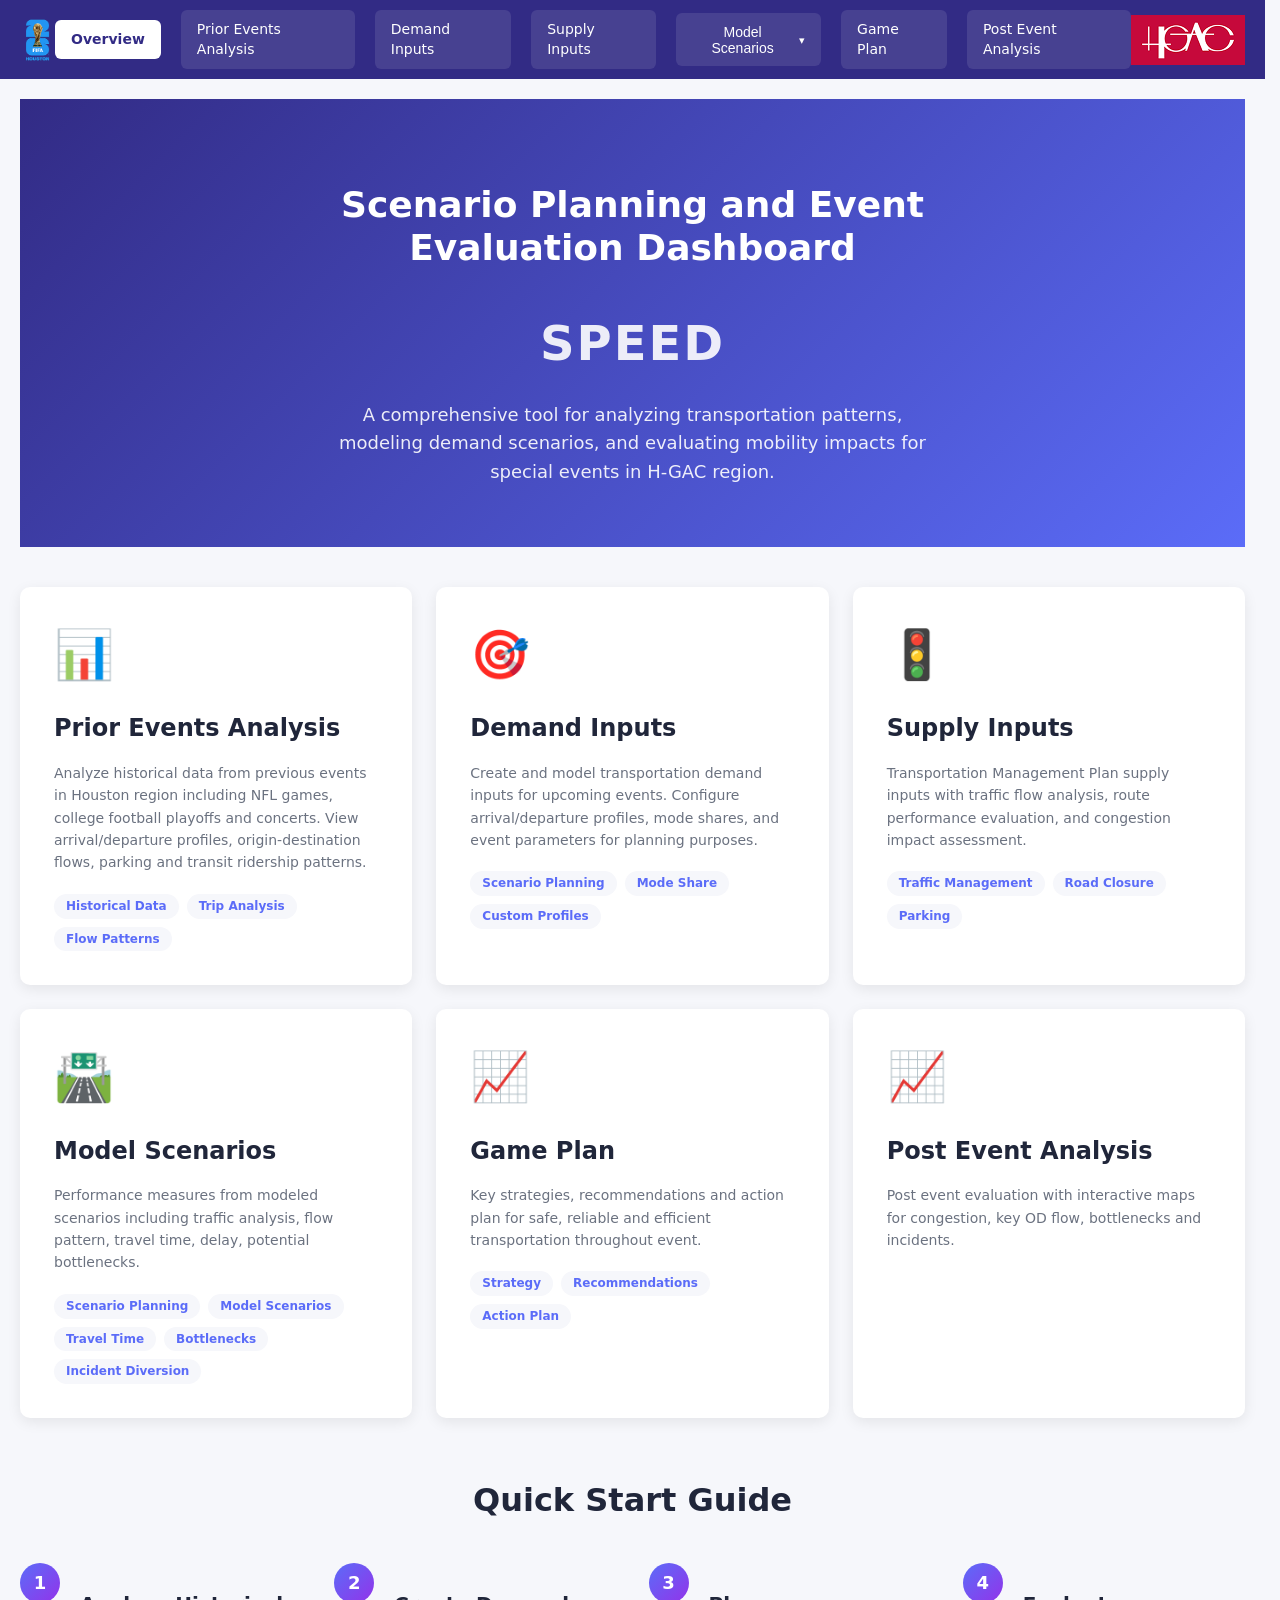
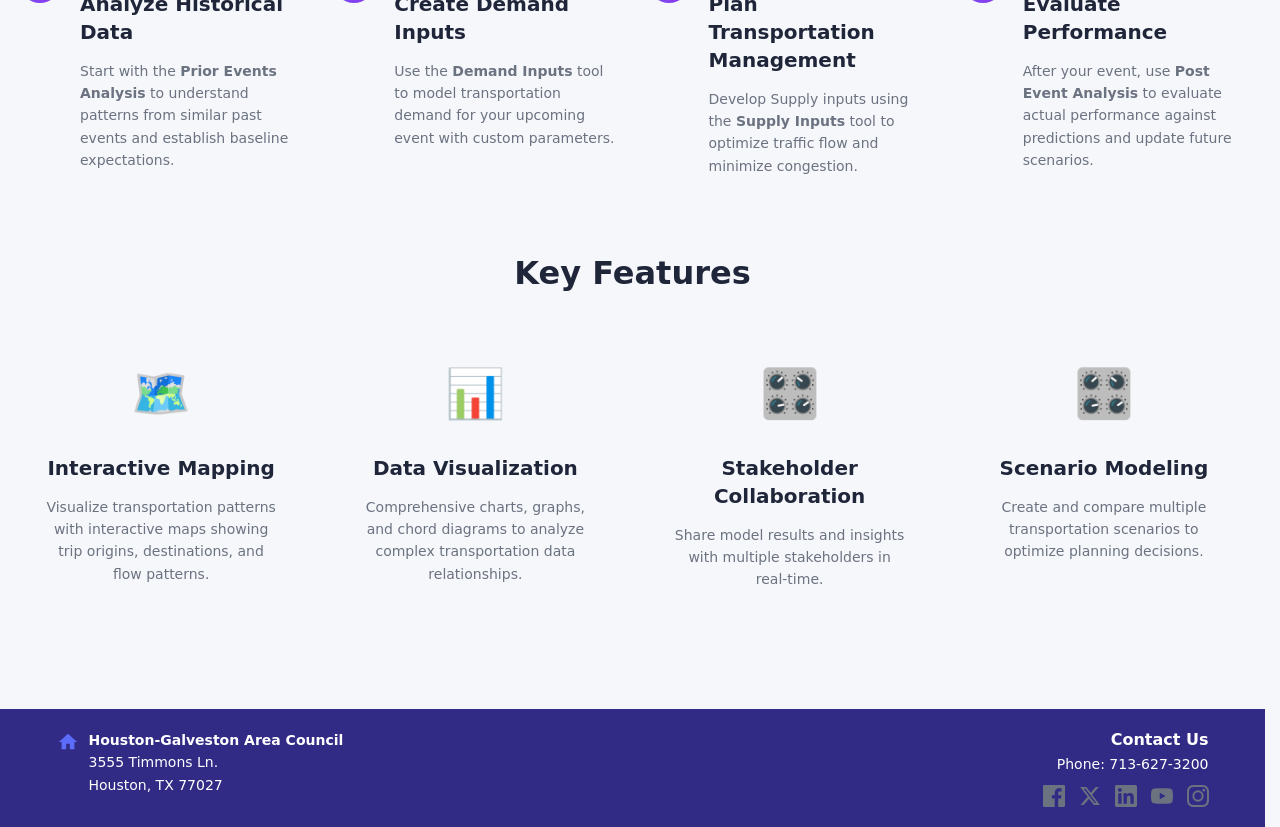
<file: index.html>
<!DOCTYPE html>
<html lang="en" xmlns:mso="urn:schemas-microsoft-com:office:office"
  xmlns:msdt="uuid:C2F41010-65B3-11d1-A29F-00AA00C14882">

<head>
  <meta charset="UTF-8" />
  <meta name="viewport" content="width=device-width, initial-scale=1.0" />
  <title>H-GAC - Scenario Planning and Event Evaluation Dashboard</title>
  <link rel="stylesheet" href="css/styles.css">
  <script src="js/d3.v7.min.js"></script>
  <style>
    /* Performance Measures mega-menu (cascading) */
    .pm-container {
      position: relative;
      display: inline-block;
    }

    .tabs .tab .pm-container {
      position: relative;
    }

    .pm-trigger {
      padding: 0;
      border: none;
      background: transparent;
      cursor: pointer;
      display: inline-flex;
      align-items: center;
      gap: 6px;
      font-size: inherit;
      font-weight: inherit;
      color: inherit;
      text-decoration: none;
      transition: opacity 0.15s;
    }

    .pm-trigger:hover,
    .pm-trigger[aria-expanded="true"] {
      opacity: 0.8;
    }

    .tabs .tab .pm-trigger {
      color: inherit;
    }

    .pm-trigger-icon {
      font-size: 11px;
    }

    .pm-menu {
      position: absolute;
      top: 100%;
      left: 0;
      z-index: 1000;
      background: #ffffff;
      border-radius: 10px;
      box-shadow: 0 10px 30px rgba(0, 0, 0, 0.16);
      padding: 8px 0;
      display: none;
      min-width: 240px;
      transition: min-width 0.2s ease;
    }

    .pm-menu.open {
      display: block;
    }

    .pm-columns {
      position: relative;
      display: block;
      height: 320px;
      padding: 4px 0;
    }

    .pm-column {
      position: absolute;
      top: 0;
      bottom: 0;
      width: 240px;
      overflow-y: auto;
      padding: 4px 0;
      box-sizing: border-box;
    }

    .pm-column-main {
      left: 0;
      border-right: 1px solid #f0f0f0;
    }

    .pm-column-sub {
      left: 240px;
      border-right: 1px solid #f0f0f0;
      display: none;
    }

    .pm-column-subsub {
      left: 480px;
      display: none;
    }

    .pm-column-sub.visible {
      display: block;
    }

    .pm-column-subsub.visible {
      display: block;
    }

    .pm-column-title {
      padding: 6px 16px;
      font-size: 11px;
      text-transform: uppercase;
      letter-spacing: 0.06em;
      color: #999;
    }

    .pm-item {
      padding: 8px 18px;
      font-size: 13px;
      color: #333;
      cursor: pointer;
      display: flex;
      align-items: center;
      justify-content: space-between;
      white-space: nowrap;
      transition: background-color 0.12s, color 0.12s;
    }

    .pm-item:hover,
    .pm-item.pm-hover {
      background: #f3f7ef;
    }

    .pm-item.pm-selected-leaf {
      background: #2d5016;
      color: #fff;
    }

    .pm-item-label {
      flex: 1;
    }

    .pm-item-chevron {
      font-size: 10px;
      color: #999;
      margin-left: 8px;
    }

    .pm-item.has-children .pm-item-chevron {
      display: inline-block;
    }

    .pm-item:not(.has-children) .pm-item-chevron {
      display: none;
    }

    .pm-item:focus-visible {
      outline: 2px solid var(--accent, #4A90E2);
      outline-offset: -2px;
    }

    @media (max-width: 900px) {
      .pm-menu {
        min-width: 100%;
        right: auto;
      }
    }

    /* Hero section with FIFA image */
    .hero-section {
      position: relative;
      display: flex;
      align-items: center;
      justify-content: center;
      padding: 60px 40px;
      text-align: center;
    }

    .hero-image-container {
      position: absolute;
      left: 40px;
      top: 50%;
      transform: translateY(-50%);
      flex-shrink: 0;
      z-index: 1;
    }

    .hero-image-container img {
      max-width: 350px;
      width: 100%;
      height: auto;
      display: block;
    }

    .hero-content {
      position: relative;
      max-width: 800px;
      margin: 0 auto;
      text-align: center;
      z-index: 2;
    }

    @media (max-width: 768px) {
      .hero-section {
        flex-direction: column;
        text-align: center;
        padding: 40px 20px;
      }

      .hero-image-container {
        position: relative;
        left: auto;
        top: auto;
        transform: none;
        margin-bottom: 20px;
      }

      .hero-image-container img {
        max-width: 200px;
        margin: 0 auto;
      }

      .hero-content {
        position: relative;
      }
    }
  </style>

  <!--[if gte mso 9]><xml>
<mso:CustomDocumentProperties>
<mso:_dlc_DocId msdt:dt="string">NMHUSEVQPPWE-1272307384-1501</mso:_dlc_DocId>
<mso:_dlc_DocIdItemGuid msdt:dt="string">e2e2fabf-458f-4b82-94fb-a00419ba0991</mso:_dlc_DocIdItemGuid>
<mso:_dlc_DocIdUrl msdt:dt="string">https://arcadiso365.sharepoint.com/teams/ch-103076646/_layouts/15/DocIdRedir.aspx?ID=NMHUSEVQPPWE-1272307384-1501, NMHUSEVQPPWE-1272307384-1501</mso:_dlc_DocIdUrl>
</mso:CustomDocumentProperties>
</xml><![endif]-->
</head>

<body data-page="overview">
  <header>
    <img src="assets/wc_logo 2.png" alt="FIFA Logo" class="logo" />
    <div class="tabs">
      <div class="tab active">Overview</div>
      <div class="tab"><a href="big-data-analysis.html" style="color: inherit; text-decoration: none;">Prior Events
          Analysis</a></div>
      <div class="tab"><a href="demand-scenario.html" style="color: inherit; text-decoration: none;">Demand Inputs</a>
      </div>
      <div class="tab"><a href="tmp-scenario.html" style="color: inherit; text-decoration: none;">Supply Inputs</a>
      </div>
      <div class="tab">
        <div class="pm-container">
          <button id="pmTrigger" class="pm-trigger" type="button" aria-haspopup="true" aria-expanded="false">
            <span>Model Scenarios</span>
            <span class="pm-trigger-icon">▾</span>
          </button>
          <div id="pmMenu" class="pm-menu" role="menu" aria-label="Model Scenarios menu">
            <div class="pm-columns">
              <div class="pm-column pm-column-main">
                <div class="pm-column-title"></div>
                <div id="pmMainList"></div>
              </div>
              <div class="pm-column pm-column-sub">
                <div class="pm-column-title"></div>
                <div id="pmSubList"></div>
              </div>
              <div class="pm-column pm-column-subsub">
                <div class="pm-column-title">Detail</div>
                <div id="pmSubSubList"></div>
              </div>
            </div>
          </div>
        </div>
      </div>
      <div class="tab"><a href="game-plan.html" style="color: inherit; text-decoration: none;">Game Plan</a></div>
      <div class="tab"><a href="post-event-analysis.html" style="color: inherit; text-decoration: none;">Post Event
          Analysis</a></div>
    </div>
    <img src="assets/image 2023.png" alt="HGAC Logo" class="logo" />
  </header>

  <main>
    <!-- Hero Section -->
    <div class="hero-section">
      <!-- <div class="hero-image-container">
        <img src="assets/FIFA.png" alt="FIFA World Cup" />
      </div> -->
      <div class="hero-content">
        <h1 class="hero-title">Scenario Planning and Event Evaluation Dashboard</h1>
        <h2 class="hero-subtitle">SPEED</h2>
        <p class="hero-description">
          A comprehensive tool for analyzing
          transportation patterns, modeling demand
          scenarios, and evaluating mobility impacts
          for special events in H-GAC region.
        </p>
      </div>
    </div>

    <!-- Navigation Cards -->
    <div class="navigation-grid">
      <div class="nav-card" onclick="window.location.href='big-data-analysis.html'">
        <div class="nav-icon">📊</div>
        <h3>Prior Events Analysis</h3>
        <p>Analyze historical data from
          previous events in Houston
          region including NFL games,
          college football playoffs and
          concerts. View
          arrival/departure profiles,
          origin-destination flows,
          parking and transit ridership
          patterns.​</p>
        <div class="nav-features">
          <span class="feature-tag">Historical Data</span>
          <span class="feature-tag">Trip Analysis</span>
          <span class="feature-tag">Flow Patterns</span>
        </div>
      </div>



      <div class="nav-card" onclick="window.location.href='demand-scenario.html'">
        <div class="nav-icon">🎯</div>
        <h3>Demand Inputs</h3>
        <p>Create and model transportation demand inputs for upcoming events. Configure arrival/departure profiles, mode
          shares, and event parameters for planning purposes.</p>
        <div class="nav-features">
          <span class="feature-tag">Scenario Planning</span>
          <span class="feature-tag">Mode Share</span>
          <span class="feature-tag">Custom Profiles</span>
        </div>
      </div>

      <div class="nav-card" onclick="window.location.href='tmp-scenario.html'">
        <div class="nav-icon">🚦</div>
        <h3>Supply Inputs</h3>
        <p>Transportation Management Plan supply inputs with traffic flow analysis, route performance evaluation, and
          congestion impact assessment.</p>
        <div class="nav-features">
          <span class="feature-tag">Traffic Management</span>
          <span class="feature-tag">Road Closure</span>
          <span class="feature-tag">Parking</span>
        </div>
      </div>

      <div class="nav-card" onclick="window.location.href=''">
        <div class="nav-icon">🛣️</div>
        <h3>Model Scenarios</h3>
        <p>Performance measures from
          modeled scenarios including
          traffic analysis, flow pattern,
          travel time, delay, potential
          bottlenecks.</p>
        <div class="nav-features">
          <span class="feature-tag">Scenario Planning​</span>
          <span class="feature-tag">Model Scenarios​</span>
          <span class="feature-tag">Travel Time</span>
          <span class="feature-tag">Bottlenecks</span>
          <span class="feature-tag">Incident Diversion</span>
        </div>
      </div>

      <div class="nav-card" onclick="window.location.href=''">
        <div class="nav-icon">📈</div>
        <h3>Game Plan</h3>
        <p>Key strategies,
          recommendations and action
          plan for safe, reliable and
          efficient transportation
          throughout event.​</p>
        <div class="nav-features">
          <span class="feature-tag">Strategy</span>
          <span class="feature-tag">Recommendations</span>
          <span class="feature-tag">Action Plan</span>
        </div>
      </div>

      <div class="nav-card" onclick="window.location.href=''">
        <div class="nav-icon">📈</div>
        <h3>Post Event Analysis</h3>
        <p>Post event evaluation with
          interactive maps for
          congestion, key OD flow,
          bottlenecks and incidents.</p>
        <!-- <div class="nav-features">
          <span class="feature-tag">Interactive Maps</span>
          <span class="feature-tag">Chord Diagrams</span>
          <span class="feature-tag">Time Analysis</span>
        </div> -->
      </div>
    </div>

    <!-- Quick Start Guide -->
    <div class="quick-start-section">
      <h2>Quick Start Guide</h2>
      <div class="guide-steps">
        <div class="step">
          <div class="step-number">1</div>
          <div class="step-content">
            <h4>Analyze Historical Data</h4>
            <p>Start with the <strong>Prior Events Analysis</strong> to understand patterns from similar past events and
              establish baseline expectations.</p>
          </div>
        </div>
        <div class="step">
          <div class="step-number">2</div>
          <div class="step-content">
            <h4>Create Demand Inputs</h4>
            <p>Use the <strong>Demand Inputs</strong> tool to model transportation demand for your upcoming event with
              custom parameters.</p>
          </div>
        </div>
        <div class="step">
          <div class="step-number">3</div>
          <div class="step-content">
            <h4>Plan Transportation Management</h4>
            <p>Develop Supply inputs using the <strong>Supply Inputs</strong> tool to optimize traffic flow and minimize
              congestion.</p>
          </div>
        </div>
        <div class="step">
          <div class="step-number">4</div>
          <div class="step-content">
            <h4>Evaluate Performance</h4>
            <p>After your event, use <strong>Post Event Analysis</strong> to evaluate actual performance against
              predictions and update future scenarios.</p>
          </div>
        </div>
      </div>
    </div>

    <!-- Features Overview -->
    <div class="features-section">
      <h2>Key Features</h2>
      <div class="features-grid">
        <div class="feature-item">
          <div class="feature-icon">🗺️</div>
          <h4>Interactive Mapping</h4>
          <p>Visualize transportation patterns with interactive maps showing trip origins, destinations, and flow
            patterns.</p>
        </div>
        <div class="feature-item">
          <div class="feature-icon">📊</div>
          <h4>Data Visualization</h4>
          <p>Comprehensive charts, graphs, and chord diagrams to analyze complex transportation data relationships.</p>
        </div>
        <div class="feature-item">
          <div class="feature-icon">🎛️</div>
          <div class="feature-icon"></div>
          <h4>Stakeholder Collaboration​</h4>
          <p>Share model results and insights with multiple stakeholders in real-time.</p>
        </div>
        <div class="feature-item">
          <div class="feature-icon">🎛️</div>
          <h4>Scenario Modeling</h4>
          <p>Create and compare multiple transportation scenarios to optimize planning decisions.</p>
        </div>
      </div>
    </div>
  </main>

  <footer>
    <div class="footer-inner">
      <div class="footer-org">
        <svg class="footer-home-icon" viewBox="0 0 24 24" width="22" height="22" fill="currentColor">
          <path d="M10 20v-6h4v6h5v-8h3L12 3 2 12h3v8z" />
        </svg>
        <div>
          <strong>Houston-Galveston Area Council</strong><br>
          3555 Timmons Ln.<br>
          Houston, TX 77027
        </div>
      </div>
      <div class="footer-contact">
        <h4>Contact Us</h4>
        <p>Phone: 713-627-3200</p>
        <div class="footer-social">
          <a href="https://www.facebook.com/HouGalvAreaCog" target="_blank" aria-label="Facebook"><svg
              viewBox="0 0 24 24" width="22" height="22" fill="currentColor">
              <path
                d="M22.675 0H1.325C.593 0 0 .593 0 1.325v21.351C0 23.407.593 24 1.325 24H12.82v-9.294H9.692v-3.622h3.128V8.413c0-3.1 1.893-4.788 4.659-4.788 1.325 0 2.463.099 2.795.143v3.24l-1.918.001c-1.504 0-1.795.715-1.795 1.763v2.313h3.587l-.467 3.622h-3.12V24h6.116c.73 0 1.323-.593 1.323-1.325V1.325C24 .593 23.407 0 22.675 0z" />
            </svg></a>
          <a href="https://x.com/HouGalvAreaCog" target="_blank" aria-label="X"><svg viewBox="0 0 24 24" width="22"
              height="22" fill="currentColor">
              <path
                d="M18.244 2.25h3.308l-7.227 8.26 8.502 11.24H16.17l-5.214-6.817L4.99 21.75H1.68l7.73-8.835L1.254 2.25H8.08l4.713 6.231zm-1.161 17.52h1.833L7.084 4.126H5.117z" />
            </svg></a>
          <a href="https://www.linkedin.com/company/houston-galveston-area-council" target="_blank"
            aria-label="LinkedIn"><svg viewBox="0 0 24 24" width="22" height="22" fill="currentColor">
              <path
                d="M20.447 20.452h-3.554v-5.569c0-1.328-.027-3.037-1.852-3.037-1.853 0-2.136 1.445-2.136 2.939v5.667H9.351V9h3.414v1.561h.046c.477-.9 1.637-1.85 3.37-1.85 3.601 0 4.267 2.37 4.267 5.455v6.286zM5.337 7.433a2.062 2.062 0 01-2.063-2.065 2.064 2.064 0 112.063 2.065zm1.782 13.019H3.555V9h3.564v11.452zM22.225 0H1.771C.792 0 0 .774 0 1.729v20.542C0 23.227.792 24 1.771 24h20.451C23.2 24 24 23.227 24 22.271V1.729C24 .774 23.2 0 22.222 0h.003z" />
            </svg></a>
          <a href="https://www.youtube.com/HouGalvAreaCog" target="_blank" aria-label="YouTube"><svg viewBox="0 0 24 24"
              width="22" height="22" fill="currentColor">
              <path
                d="M23.498 6.186a3.016 3.016 0 0 0-2.122-2.136C19.505 3.5 12 3.5 12 3.5s-7.505 0-9.377.55a3.016 3.016 0 0 0-2.122 2.136C0 8.1 0 12 0 12s0 3.9.501 5.814a3.016 3.016 0 0 0 2.122 2.136c1.872.55 9.377.55 9.377.55s7.505 0 9.377-.55a3.016 3.016 0 0 0 2.122-2.136C24 15.9 24 12 24 12s0-3.9-.502-5.814zM9.545 15.568V8.432L15.818 12l-6.273 3.568z" />
            </svg></a>
          <a href="https://www.instagram.com/hougalvareacog/" target="_blank" aria-label="Instagram"><svg
              viewBox="0 0 24 24" width="22" height="22" fill="currentColor">
              <path
                d="M12 2.163c3.204 0 3.584.012 4.85.07 3.252.148 4.771 1.691 4.919 4.919.058 1.265.069 1.645.069 4.849 0 3.205-.012 3.584-.069 4.849-.149 3.225-1.664 4.771-4.919 4.919-1.266.058-1.644.07-4.85.07-3.204 0-3.584-.012-4.849-.07-3.26-.149-4.771-1.699-4.919-4.92-.058-1.265-.07-1.644-.07-4.849 0-3.204.013-3.583.07-4.849.149-3.227 1.664-4.771 4.919-4.919 1.266-.057 1.645-.069 4.849-.069zM12 0C8.741 0 8.333.014 7.053.072 2.695.272.273 2.69.073 7.052.014 8.333 0 8.741 0 12c0 3.259.014 3.668.072 4.948.2 4.358 2.618 6.78 6.98 6.98C8.333 23.986 8.741 24 12 24c3.259 0 3.668-.014 4.948-.072 4.354-.2 6.782-2.618 6.979-6.98.059-1.28.073-1.689.073-4.948 0-3.259-.014-3.667-.072-4.947-.196-4.354-2.617-6.78-6.979-6.98C15.668.014 15.259 0 12 0zm0 5.838a6.162 6.162 0 100 12.324 6.162 6.162 0 000-12.324zM12 16a4 4 0 110-8 4 4 0 010 8zm6.406-11.845a1.44 1.44 0 100 2.881 1.44 1.44 0 000-2.881z" />
            </svg></a>
        </div>
      </div>
    </div>
  </footer>



  <script src="js/performance-measures-menu.js"></script>
</body>

</html>
</file>
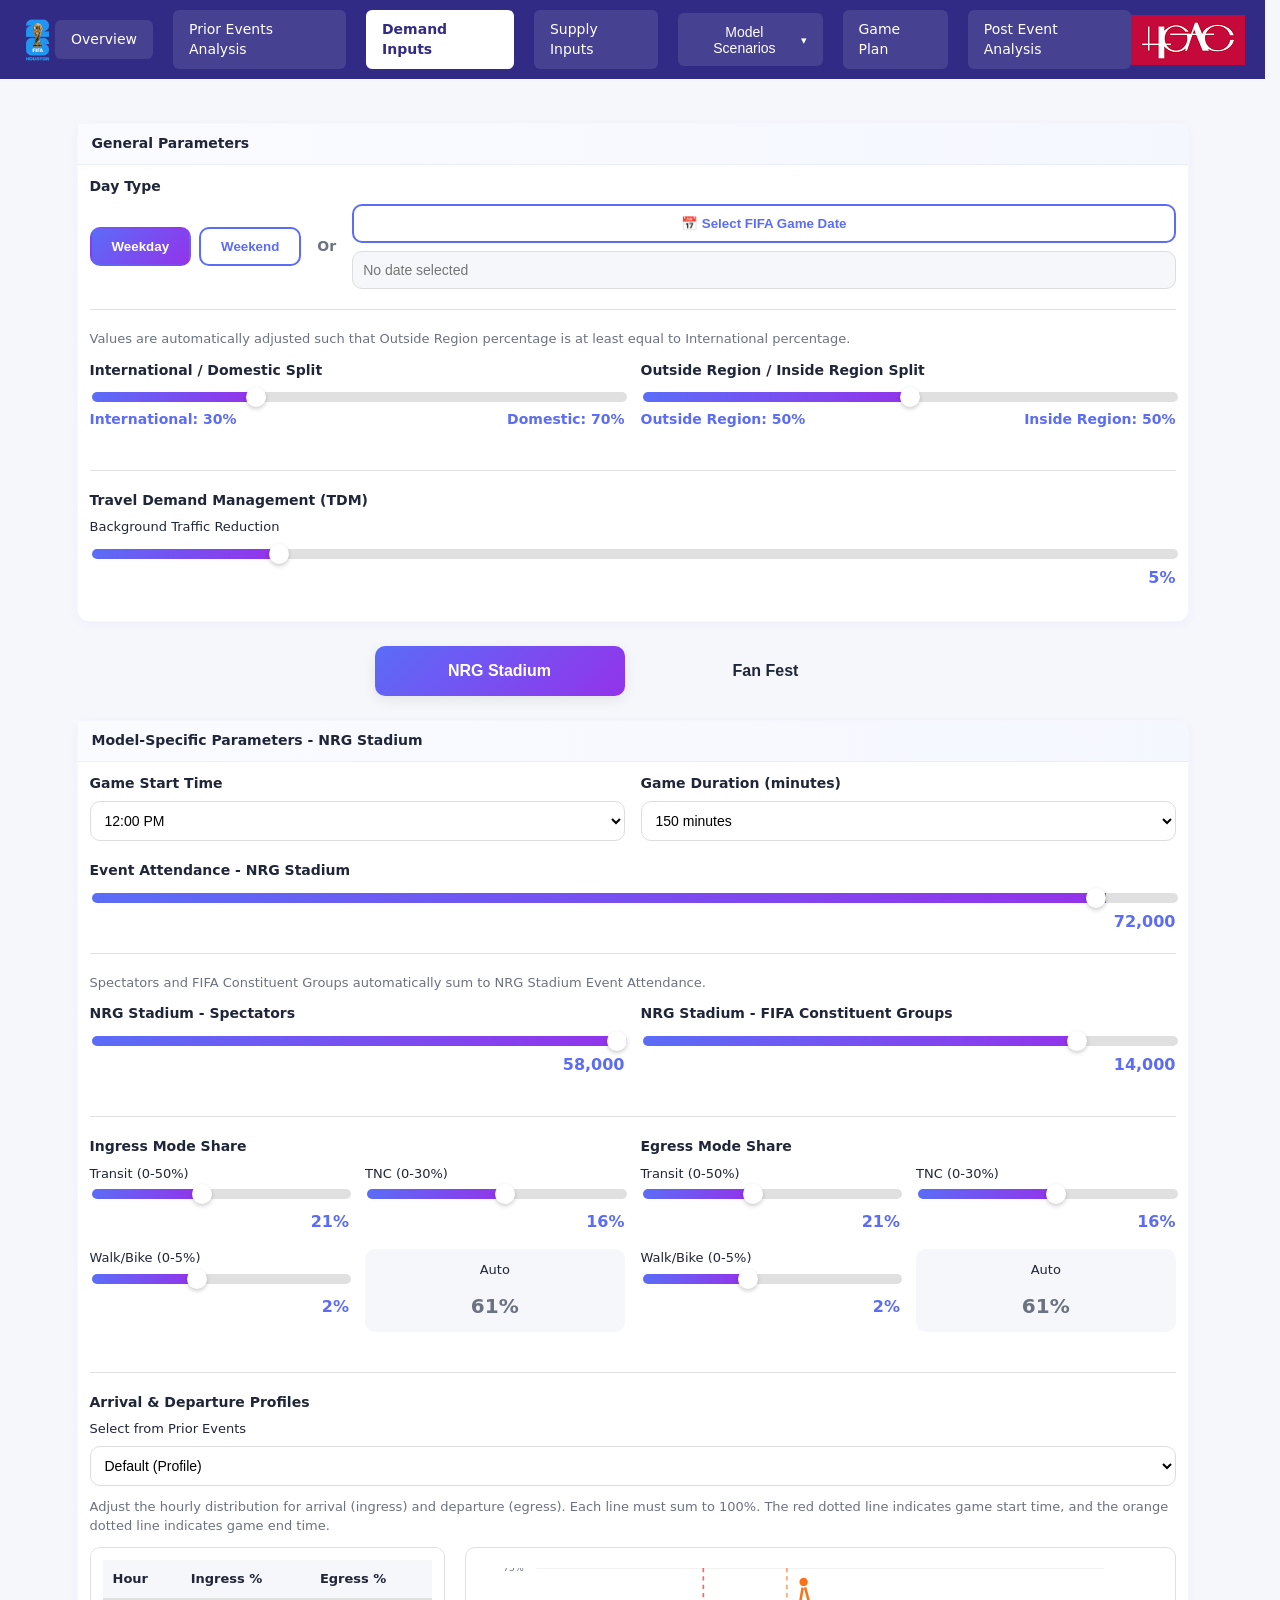
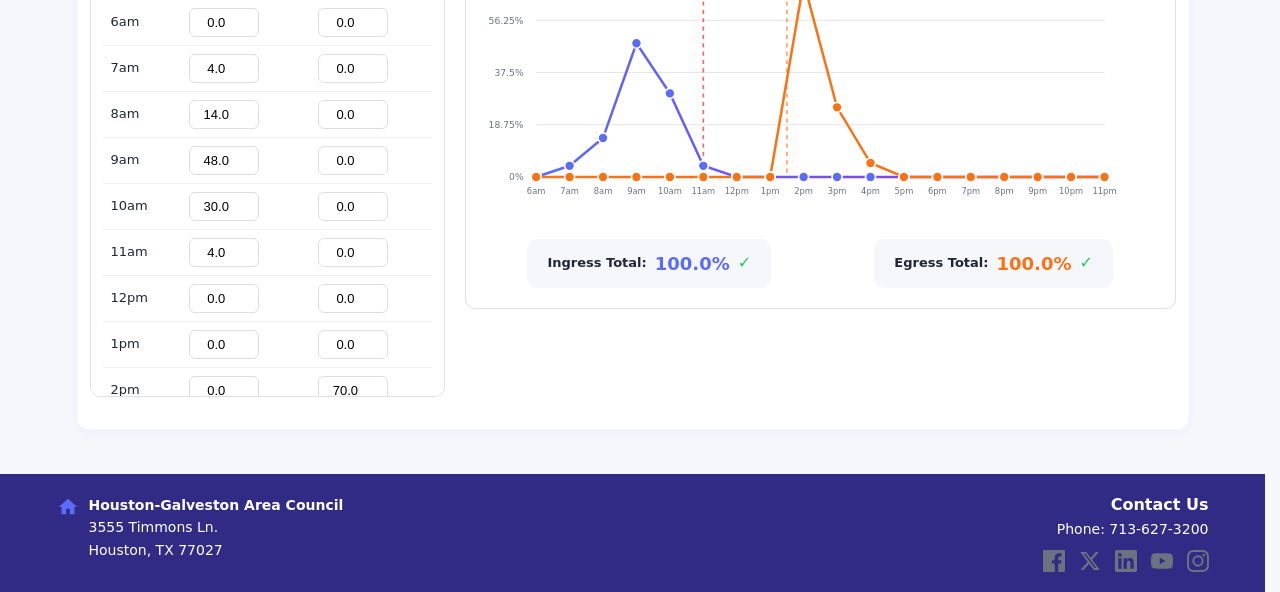
<file: demand-scenario.html>
<!DOCTYPE html>
<html lang="en" xmlns:mso="urn:schemas-microsoft-com:office:office" xmlns:msdt="uuid:C2F41010-65B3-11d1-A29F-00AA00C14882">
<head>
  <meta charset="UTF-8" />
  <meta name="viewport" content="width=device-width, initial-scale=1.0" />
  <title>H-GAC - Demand Inputs</title>
  <link rel="stylesheet" href="css/styles.css">
  <style>
    /* <span>Model Scenarios</span> mega-menu (cascading) */
    .pm-container {
      position: relative;
      display: inline-block;
    }

    .tabs .tab .pm-container {
      position: relative;
    }

    .pm-trigger {
      padding: 0;
      border: none;
      background: transparent;
      cursor: pointer;
      display: inline-flex;
      align-items: center;
      gap: 6px;
      font-size: inherit;
      font-weight: inherit;
      color: inherit;
      text-decoration: none;
      transition: opacity 0.15s;
    }

    .pm-trigger:hover,
    .pm-trigger[aria-expanded="true"] {
      opacity: 0.8;
    }

    .tabs .tab .pm-trigger {
      color: inherit;
    }

    .pm-trigger-icon {
      font-size: 11px;
    }

    .pm-menu {
      position: absolute;
      top: 100%;
      left: 0;
      z-index: 1000;
      background: #ffffff;
      border-radius: 10px;
      box-shadow: 0 10px 30px rgba(0,0,0,0.16);
      padding: 8px 0;
      display: none;
      min-width: 240px;
      transition: min-width 0.2s ease;
    }

    .pm-menu.open {
      display: block;
    }

    .pm-columns {
      position: relative;
      display: block;
      height: 320px;
      padding: 4px 0;
    }

    .pm-column {
      position: absolute;
      top: 0;
      bottom: 0;
      width: 240px;
      overflow-y: auto;
      padding: 4px 0;
      box-sizing: border-box;
    }

    .pm-column-main { left: 0; border-right: 1px solid #f0f0f0; }
    .pm-column-sub { 
      left: 240px; 
      border-right: 1px solid #f0f0f0; 
      display: none;
    }
    .pm-column-subsub { 
      left: 480px; 
      display: none;
    }
    .pm-column-sub.visible { display: block; }
    .pm-column-subsub.visible { display: block; }

    .pm-column-title {
      padding: 6px 16px;
      font-size: 11px;
      text-transform: uppercase;
      letter-spacing: 0.06em;
      color: #999;
    }

    .pm-item {
      padding: 8px 18px;
      font-size: 13px;
      color: #333;
      cursor: pointer;
      display: flex;
      align-items: center;
      justify-content: space-between;
      white-space: nowrap;
      transition: background-color 0.12s, color 0.12s;
    }

    .pm-item:hover,
    .pm-item.pm-hover {
      background: #f3f7ef;
    }

    .pm-item.pm-selected-leaf {
      background: #2d5016;
      color: #fff;
    }

    .pm-item-label {
      flex: 1;
    }

    .pm-item-chevron {
      font-size: 10px;
      color: #999;
      margin-left: 8px;
    }

    .pm-item.has-children .pm-item-chevron {
      display: inline-block;
    }

    .pm-item:not(.has-children) .pm-item-chevron {
      display: none;
    }

    .pm-item:focus-visible {
      outline: 2px solid var(--accent, #4A90E2);
      outline-offset: -2px;
    }

    @media (max-width: 900px) {
      .pm-menu {
        min-width: 100%;
        right: auto;
      }
    }
  </style>

<!--[if gte mso 9]><xml>
<mso:CustomDocumentProperties>
<mso:_dlc_DocId msdt:dt="string">NMHUSEVQPPWE-1272307384-1919</mso:_dlc_DocId>
<mso:_dlc_DocIdItemGuid msdt:dt="string">c68ec248-699e-425d-87f6-8e17d8edee60</mso:_dlc_DocIdItemGuid>
<mso:_dlc_DocIdUrl msdt:dt="string">https://arcadiso365.sharepoint.com/teams/ch-103076646/_layouts/15/DocIdRedir.aspx?ID=NMHUSEVQPPWE-1272307384-1919, NMHUSEVQPPWE-1272307384-1919</mso:_dlc_DocIdUrl>
</mso:CustomDocumentProperties>
</xml><![endif]-->
</head>
<body>
  <header>
    <img src="assets/wc_logo 2.png" alt="FIFA Logo" class="logo" />
    <div class="tabs">
      <div class="tab"><a href="index.html" style="color: inherit; text-decoration: none;">Overview</a></div>
      <div class="tab"><a href="big-data-analysis.html" style="color: inherit; text-decoration: none;">Prior Events Analysis</a></div>
      <div class="tab active"><a href="demand-scenario.html" style="color: inherit; text-decoration: none;">Demand Inputs</a></div>
      <div class="tab"><a href="tmp-scenario.html" style="color: inherit; text-decoration: none;">Supply Inputs</a></div>
      <div class="tab">
        <div class="pm-container">
          <button id="pmTrigger" class="pm-trigger" type="button" aria-haspopup="true" aria-expanded="false">
            <span>Model Scenarios</span>
            <span class="pm-trigger-icon">▾</span>
          </button>
          <div id="pmMenu" class="pm-menu" role="menu" aria-label="Model Scenarios menu">
            <div class="pm-columns">
              <div class="pm-column pm-column-main">
                <div class="pm-column-title"></div>
                <div id="pmMainList"></div>
              </div>
              <div class="pm-column pm-column-sub">
                <div class="pm-column-title"></div>
                <div id="pmSubList"></div>
              </div>
              <div class="pm-column pm-column-subsub">
                <div class="pm-column-title">Detail</div>
                <div id="pmSubSubList"></div>
              </div>
            </div>
          </div>
        </div>
      </div>
      <div class="tab"><a href="game-plan.html" style="color: inherit; text-decoration: none;">Game Plan</a></div>
      <div class="tab"><a href="post-event-analysis.html" style="color: inherit; text-decoration: none;">Post Event Analysis</a></div>
    </div>
    <img src="assets/image 2023.png" alt="HGAC Logo" class="logo" />
  </header>

  <main>
    <div class="control-panel">
      <!-- Import Section -->
      <div class="section">
        <div class="import-section">
          <!-- <button class="import-btn" id="btnImportScenario">Import Scenario</button> -->
          <select class="select-input" id="importMethodSelect" style="display: none; margin-top: 10px;">
            <option value="">-- Select Import Method --</option>
            <optgroup label="Select Prebuilt Scenario">
              <option value="baseline_weekday">Baseline Weekday</option>
              <option value="baseline_weekend">Baseline Weekend</option>
            </optgroup>
            <option value="csv">Import from CSV</option>
          </select>
          <input type="file" id="csvFileInput" accept=".csv" style="display: none;">
          <div id="importedScenarioName" class="imported-scenario-name" style="display: none;">
            <span class="scenario-label">Imported Scenario:</span>
            <span id="scenarioNameDisplay" class="scenario-name"></span>
          </div>
        </div>
      </div>

      <!-- PART 1: GENERAL PARAMETERS -->
      <div class="section">
        <div class="card">
          <div class="hd">General Parameters</div>
          <div class="bd">
            <div class="control-group">
              <label class="control-label">Day Type</label>
              <div class="day-type-selector">
                <div class="day-type-left">
                  <div class="toggle-group">
                    <button class="toggle-btn active" id="btnWeekday">Weekday</button>
                    <button class="toggle-btn" id="btnWeekend">Weekend</button>
                  </div>
                </div>
                <div class="day-type-or">Or</div>
                <div class="day-type-right">
                  <button class="calendar-btn" id="btnCalendar">📅 Select FIFA Game Date</button>
                  <input type="text" id="selectedDate" class="date-display" readonly placeholder="No date selected">
                </div>
              </div>
            </div>

            <div class="section-divider"></div>

            <div class="profile-note" style="margin-bottom: 12px;">Values are automatically adjusted such that Outside Region percentage is at least equal to International percentage.</div>

            <div class="control-row">
              <div class="control-group">
                <label class="control-label">International / Domestic Split</label>
                <input type="range" id="internationalSplit" class="slider" min="0" max="100" step="1" value="30">
                <div class="split-value">
                  <span>International: <span id="internationalValue">30</span>%</span>
                  <span>Domestic: <span id="domesticValue">70</span>%</span>
                </div>
              </div>

              <div class="control-group">
                <label class="control-label">Outside Region / Inside Region Split</label>
                <input type="range" id="regionSplit" class="slider" min="0" max="100" step="1" value="50">
                <div class="split-value">
                  <span>Outside Region: <span id="outsideRegionValue">50</span>%</span>
                  <span>Inside Region: <span id="insideRegionValue">50</span>%</span>
                </div>
              </div>
            </div>

            <div class="section-divider"></div>

            <div class="control-group">
              <label class="control-label">Travel Demand Management (TDM)</label>
              <label class="control-label" style="font-size: 13px; font-weight: 500; margin-top: 6px;">Background Traffic Reduction</label>
              <input type="range" id="tdmReduction" class="slider" min="0" max="30" step="1" value="5">
              <div class="slider-value"><span id="tdmReductionValue">5</span>%</div>
            </div>
          </div>
        </div>
      </div>

      <!-- MODEL SELECTORS -->
      <div class="section">
        <div class="event-selector">
          <button class="event-btn active" id="btnNRG">NRG Stadium</button>
          <button class="event-btn" id="btnFanFest">Fan Fest</button>
        </div>
      </div>

      <!-- PART 2: MODEL-SPECIFIC PARAMETERS -->

      <!-- NRG STADIUM SECTION -->
      <div class="section" id="nrgSection">
        <div class="card">
          <div class="hd">Model-Specific Parameters - NRG Stadium</div>
          <div class="bd">
            <!-- Game Start Time & Duration -->
            <div class="control-row">
              <div class="control-group">
                <label class="control-label">Game Start Time</label>
                <select id="nrg_gameStartTime" class="select-input">
                  <!-- <option value="11:00">11:00 AM</option>
                  <option value="11:30">11:30 AM</option> -->
                  <option value="12:00">12:00 PM</option>
                  <option value="12:30">12:30 PM</option>
                  <option value="13:00">1:00 PM</option>
                  <option value="13:30">1:30 PM</option>
                  <option value="14:00">2:00 PM</option>
                  <option value="14:30">2:30 PM</option>
                  <option value="15:00">3:00 PM</option>
                  <option value="15:30">3:30 PM</option>
                  <option value="16:00">4:00 PM</option>
                  <option value="16:30">4:30 PM</option>
                  <option value="17:00">5:00 PM</option>
                  <option value="17:30">5:30 PM</option>
                  <option value="18:00">6:00 PM</option>
                </select>
              </div>

              <div class="control-group">
                <label class="control-label">Game Duration (minutes)</label>
                <select id="nrg_gameDuration" class="select-input">
                  <option value="120">120 minutes</option>
                  <option value="150" selected>150 minutes</option>
                  <option value="180">180 minutes</option>
                  <option value="210">210 minutes</option>
                </select>
              </div>
            </div>

            <!-- NRG Attendance -->
            <div class="control-group">
              <label class="control-label">Event Attendance - NRG Stadium</label>
              <input type="range" id="nrg_attendance" class="slider" min="0" max="75000" step="5000" value="72000">
              <div class="slider-value"><span id="nrg_attendanceValue">72,000</span></div>
            </div>

            <div class="section-divider"></div>

            <!-- Spectator/FIFA Split -->
            <div class="profile-note" style="margin-bottom: 12px;">Spectators and FIFA Constituent Groups automatically sum to NRG Stadium Event Attendance.</div>

            <div class="control-row">
              <div class="control-group">
                <label class="control-label">NRG Stadium - Spectators</label>
                <input type="range" id="nrg_spectator" class="slider" min="0" max="58000" step="1000" value="58000">
                <div class="slider-value"><span id="nrg_spectatorValue">58,000</span></div>
              </div>

              <div class="control-group">
                <label class="control-label">NRG Stadium - FIFA Constituent Groups</label>
                <input type="range" id="nrg_fifaConstituent" class="slider" min="0" max="17000" step="1000" value="14000">
                <div class="slider-value"><span id="nrg_fifaConstituentValue">14,000</span></div>
              </div>
            </div>

            <div class="section-divider"></div>

            <!-- Mode Share -->
            <div class="control-row">
              <div class="control-group">
                <label class="control-label">Ingress Mode Share</label>
                <div class="mode-share-grid">
                  <div class="mode-item">
                    <span class="mode-label">Transit (0-50%)</span>
                    <input type="range" id="nrg_ingressTransit" class="slider" min="0" max="50" step="1" value="21">
                    <div class="slider-value"><span id="nrg_ingressTransitValue">21</span>%</div>
                  </div>
                  <div class="mode-item">
                    <span class="mode-label">TNC (0-30%)</span>
                    <input type="range" id="nrg_ingressTNC" class="slider" min="0" max="30" step="1" value="16">
                    <div class="slider-value"><span id="nrg_ingressTNCValue">16</span>%</div>
                  </div>
                  <div class="mode-item">
                    <span class="mode-label">Walk/Bike (0-5%)</span>
                    <input type="range" id="nrg_ingressWalkBike" class="slider" min="0" max="5" step="1" value="2">
                    <div class="slider-value"><span id="nrg_ingressWalkBikeValue">2</span>%</div>
                  </div>
                  <div class="mode-item readonly">
                    <span class="mode-label">Auto</span>
                    <div class="auto-value"><span id="nrg_ingressAutoValue">61</span>%</div>
                  </div>
                </div>
              </div>

              <div class="control-group">
                <label class="control-label">Egress Mode Share</label>
                <div class="mode-share-grid">
                  <div class="mode-item">
                    <span class="mode-label">Transit (0-50%)</span>
                    <input type="range" id="nrg_egressTransit" class="slider" min="0" max="50" step="1" value="21">
                    <div class="slider-value"><span id="nrg_egressTransitValue">21</span>%</div>
                  </div>
                  <div class="mode-item">
                    <span class="mode-label">TNC (0-30%)</span>
                    <input type="range" id="nrg_egressTNC" class="slider" min="0" max="30" step="1" value="16">
                    <div class="slider-value"><span id="nrg_egressTNCValue">16</span>%</div>
                  </div>
                  <div class="mode-item">
                    <span class="mode-label">Walk/Bike (0-5%)</span>
                    <input type="range" id="nrg_egressWalkBike" class="slider" min="0" max="5" step="1" value="2">
                    <div class="slider-value"><span id="nrg_egressWalkBikeValue">2</span>%</div>
                  </div>
                  <div class="mode-item readonly">
                    <span class="mode-label">Auto</span>
                    <div class="auto-value"><span id="nrg_egressAutoValue">61</span>%</div>
                  </div>
                </div>
              </div>
            </div>

            <div class="section-divider"></div>

            <!-- Arrival/Departure Profiles -->
            <div class="control-group">
              <label class="control-label">Arrival & Departure Profiles</label>
              <div class="control-group" style="margin-bottom: 12px;">
                <label class="control-label" style="font-size: 13px; font-weight: 500;">Select from Prior Events</label>
                <select id="nrg_profilePreset" class="select-input">
                  <option value="default">Default (Profile)</option>
                  <option value="NRG Jan 8 2024 College Football v4_grouped.csv">NRG Jan 8 2024 College Football</option>
                  <option value="NRG Jan 11 Playoff v4_grouped.csv">NRG Jan 11 Playoff</option>
                  <option value="NRG Jun 28 Beyonce Concert v4_grouped.csv">NRG Jun 28 Beyonce Concert</option>
                  <option value="NRG Oct 6 2024 Football Game v4_grouped.csv">NRG Oct 6 2024 Football Game</option>
                  <option value="NRG Sep 15 2024 Football Game v4_grouped.csv">NRG Sep 15 2024 Football Game</option>
                  <option value="NRG Dec 27 2023 College Bowl v4_grouped.csv">NRG Dec 27 2023 College Bowl</option>
                  <option value="NRG Mar 8 2025 Rodeo v4_grouped.csv">NRG Mar 8 2025 Rodeo</option>
                  <option value="Daikin Oct 2 2024 Astros Playoff Game v4_grouped.csv">Daikin Oct 2 2024 Astros Playoff Game</option>
                  <option value="Houston Mar 30 2025 Toyota Center v4_grouped.csv">Houston Mar 30 2025 Toyota Center</option>
                  <option value="Houston Oct 25 2024 Harris Rally v4_grouped.csv">Houston Oct 25 2024 Harris Rally</option>
                </select>
              </div>
              <div class="profile-note">Adjust the hourly distribution for arrival (ingress) and departure (egress). Each line must sum to 100%. The red dotted line indicates game start time, and the orange dotted line indicates game end time.</div>

              <div class="profile-layout">
                <div class="profile-inputs">
                  <table class="profile-table">
                    <thead>
                      <tr>
                        <th>Hour</th>
                        <th>Ingress %</th>
                        <th>Egress %</th>
                      </tr>
                    </thead>
                    <tbody id="nrg_profileInputsBody">
                      <!-- Generated by JS -->
                    </tbody>
                  </table>
                </div>

                <div class="profile-chart-container">
                  <svg id="nrg_profileChart" class="profile-chart" viewBox="0 0 800 300">
                    <!-- Grid lines -->
                    <g class="grid-lines">
                      <line x1="60" y1="250" x2="740" y2="250" stroke="#e0e0e0" stroke-width="1"/>
                      <line x1="60" y1="187.5" x2="740" y2="187.5" stroke="#e0e0e0" stroke-width="1"/>
                      <line x1="60" y1="125" x2="740" y2="125" stroke="#e0e0e0" stroke-width="1"/>
                      <line x1="60" y1="62.5" x2="740" y2="62.5" stroke="#e0e0e0" stroke-width="1"/>
                      <line x1="60" y1="0" x2="740" y2="0" stroke="#e0e0e0" stroke-width="1"/>
                    </g>

                    <!-- Y-axis labels -->
                    <text x="45" y="254" font-size="11" fill="#6b7280" text-anchor="end">0%</text>
                    <text x="45" y="191.5" font-size="11" fill="#6b7280" text-anchor="end">18.75%</text>
                    <text x="45" y="129" font-size="11" fill="#6b7280" text-anchor="end">37.5%</text>
                    <text x="45" y="66.5" font-size="11" fill="#6b7280" text-anchor="end">56.25%</text>
                    <text x="45" y="4" font-size="11" fill="#6b7280" text-anchor="end">75%</text>

                    <!-- Game time indicator lines -->
                    <line id="nrg_gameStartLine" x1="0" y1="0" x2="0" y2="250" stroke="#ff0000" stroke-width="2" stroke-dasharray="5,5" opacity="0.6"/>
                    <line id="nrg_gameEndLine" x1="0" y1="0" x2="0" y2="250" stroke="#ff6600" stroke-width="2" stroke-dasharray="5,5" opacity="0.6"/>

                    <!-- X-axis labels (6am-11pm) -->
                    <g class="x-axis-labels">
                      <text x="60" y="270" font-size="10" fill="#6b7280" text-anchor="middle">6am</text>
                      <text x="100" y="270" font-size="10" fill="#6b7280" text-anchor="middle">7am</text>
                      <text x="140" y="270" font-size="10" fill="#6b7280" text-anchor="middle">8am</text>
                      <text x="180" y="270" font-size="10" fill="#6b7280" text-anchor="middle">9am</text>
                      <text x="220" y="270" font-size="10" fill="#6b7280" text-anchor="middle">10am</text>
                      <text x="260" y="270" font-size="10" fill="#6b7280" text-anchor="middle">11am</text>
                      <text x="300" y="270" font-size="10" fill="#6b7280" text-anchor="middle">12pm</text>
                      <text x="340" y="270" font-size="10" fill="#6b7280" text-anchor="middle">1pm</text>
                      <text x="380" y="270" font-size="10" fill="#6b7280" text-anchor="middle">2pm</text>
                      <text x="420" y="270" font-size="10" fill="#6b7280" text-anchor="middle">3pm</text>
                      <text x="460" y="270" font-size="10" fill="#6b7280" text-anchor="middle">4pm</text>
                      <text x="500" y="270" font-size="10" fill="#6b7280" text-anchor="middle">5pm</text>
                      <text x="540" y="270" font-size="10" fill="#6b7280" text-anchor="middle">6pm</text>
                      <text x="580" y="270" font-size="10" fill="#6b7280" text-anchor="middle">7pm</text>
                      <text x="620" y="270" font-size="10" fill="#6b7280" text-anchor="middle">8pm</text>
                      <text x="660" y="270" font-size="10" fill="#6b7280" text-anchor="middle">9pm</text>
                      <text x="700" y="270" font-size="10" fill="#6b7280" text-anchor="middle">10pm</text>
                      <text x="740" y="270" font-size="10" fill="#6b7280" text-anchor="middle">11pm</text>
                    </g>

                    <polyline id="nrg_ingressLine" fill="none" stroke="url(#ingressGradient)" stroke-width="3"/>
                    <polyline id="nrg_egressLine" fill="none" stroke="#f97316" stroke-width="3"/>
                    <g id="nrg_ingressPoints"></g>
                    <g id="nrg_egressPoints"></g>

                    <defs>
                      <linearGradient id="ingressGradient" x1="0%" y1="0%" x2="100%" y2="0%">
                        <stop offset="0%" style="stop-color:#5b6cf8;stop-opacity:1" />
                        <stop offset="100%" style="stop-color:#9333ea;stop-opacity:1" />
                      </linearGradient>
                    </defs>
                  </svg>

                  <div class="profile-totals">
                    <div class="profile-total ingress-total">
                      <span class="profile-total-label">Ingress Total:</span>
                      <span class="profile-total-value" id="nrg_ingressTotal">0.0%</span>
                      <span class="profile-status" id="nrg_ingressStatus"></span>
                    </div>
                    <div class="profile-total egress-total">
                      <span class="profile-total-label">Egress Total:</span>
                      <span class="profile-total-value" id="nrg_egressTotal">100.0%</span>
                      <span class="profile-status" id="nrg_egressStatus">✓</span>
                    </div>
                  </div>
                </div>
              </div>
            </div>
          </div>
        </div>
      </div>

      <!-- FAN FEST SECTION -->
      <div class="section" id="fanfestSection" style="display: none;">
        <div class="card">
          <div class="hd">Model-Specific Parameters - Fan Fest</div>
          <div class="bd">
            <!-- Fan Fest Attendance -->
            <div class="control-group">
              <label class="control-label">Event Attendance - Fan Fest</label>
              <input type="range" id="fanfest_attendance" class="slider" min="0" max="50000" step="5000" value="20000">
              <div class="slider-value"><span id="fanfest_attendanceValue">20,000</span></div>
            </div>

            <div class="section-divider"></div>

            <!-- Mode Share -->
            <div class="control-row">
              <div class="control-group">
                <label class="control-label">Ingress Mode Share</label>
                <div class="mode-share-grid">
                  <div class="mode-item">
                    <span class="mode-label">Transit (0-50%)</span>
                    <input type="range" id="fanfest_ingressTransit" class="slider" min="0" max="50" step="1" value="38">
                    <div class="slider-value"><span id="fanfest_ingressTransitValue">38</span>%</div>
                  </div>
                  <div class="mode-item">
                    <span class="mode-label">TNC (0-30%)</span>
                    <input type="range" id="fanfest_ingressTNC" class="slider" min="0" max="30" step="1" value="7">
                    <div class="slider-value"><span id="fanfest_ingressTNCValue">7</span>%</div>
                  </div>
                  <div class="mode-item">
                    <span class="mode-label">Walk/Bike (0-5%)</span>
                    <input type="range" id="fanfest_ingressWalkBike" class="slider" min="0" max="5" step="1" value="5">
                    <div class="slider-value"><span id="fanfest_ingressWalkBikeValue">5</span>%</div>
                  </div>
                  <div class="mode-item readonly">
                    <span class="mode-label">Auto</span>
                    <div class="auto-value"><span id="fanfest_ingressAutoValue">50</span>%</div>
                  </div>
                </div>
              </div>

              <div class="control-group">
                <label class="control-label">Egress Mode Share</label>
                <div class="mode-share-grid">
                  <div class="mode-item">
                    <span class="mode-label">Transit (0-50%)</span>
                    <input type="range" id="fanfest_egressTransit" class="slider" min="0" max="50" step="1" value="38">
                    <div class="slider-value"><span id="fanfest_egressTransitValue">38</span>%</div>
                  </div>
                  <div class="mode-item">
                    <span class="mode-label">TNC (0-30%)</span>
                    <input type="range" id="fanfest_egressTNC" class="slider" min="0" max="30" step="1" value="7">
                    <div class="slider-value"><span id="fanfest_egressTNCValue">7</span>%</div>
                  </div>
                  <div class="mode-item">
                    <span class="mode-label">Walk/Bike (0-5%)</span>
                    <input type="range" id="fanfest_egressWalkBike" class="slider" min="0" max="5" step="1" value="5">
                    <div class="slider-value"><span id="fanfest_egressWalkBikeValue">5</span>%</div>
                  </div>
                  <div class="mode-item readonly">
                    <span class="mode-label">Auto</span>
                    <div class="auto-value"><span id="fanfest_egressAutoValue">50</span>%</div>
                  </div>
                </div>
              </div>
            </div>

            <div class="section-divider"></div>

            <!-- Arrival/Departure Profiles (6am-11pm) -->
            <div class="control-group">
              <label class="control-label">Arrival & Departure Profiles</label>
              <div class="profile-note">Adjust the hourly distribution for arrival (ingress) and departure (egress). Each line must sum to 100%.</div>

              <div class="profile-layout">
                <div class="profile-inputs">
                  <table class="profile-table">
                    <thead>
                      <tr>
                        <th>Hour</th>
                        <th>Ingress %</th>
                        <th>Egress %</th>
                      </tr>
                    </thead>
                    <tbody id="fanfest_profileInputsBody">
                      <!-- Generated by JS -->
                    </tbody>
                  </table>
                </div>

                <div class="profile-chart-container">
                  <svg id="fanfest_profileChart" class="profile-chart" viewBox="0 0 800 300">
                    <g class="grid-lines">
                      <line x1="60" y1="250" x2="740" y2="250" stroke="#e0e0e0" stroke-width="1"/>
                      <line x1="60" y1="187.5" x2="740" y2="187.5" stroke="#e0e0e0" stroke-width="1"/>
                      <line x1="60" y1="125" x2="740" y2="125" stroke="#e0e0e0" stroke-width="1"/>
                      <line x1="60" y1="62.5" x2="740" y2="62.5" stroke="#e0e0e0" stroke-width="1"/>
                      <line x1="60" y1="0" x2="740" y2="0" stroke="#e0e0e0" stroke-width="1"/>
                    </g>

                    <text x="45" y="254" font-size="11" fill="#6b7280" text-anchor="end">0%</text>
                    <text x="45" y="191.5" font-size="11" fill="#6b7280" text-anchor="end">18.75%</text>
                    <text x="45" y="129" font-size="11" fill="#6b7280" text-anchor="end">37.5%</text>
                    <text x="45" y="66.5" font-size="11" fill="#6b7280" text-anchor="end">56.25%</text>
                    <text x="45" y="4" font-size="11" fill="#6b7280" text-anchor="end">75%</text>

                    <g class="x-axis-labels">
                      <text x="60" y="270" font-size="10" fill="#6b7280" text-anchor="middle">6am</text>
                      <text x="100" y="270" font-size="10" fill="#6b7280" text-anchor="middle">7am</text>
                      <text x="140" y="270" font-size="10" fill="#6b7280" text-anchor="middle">8am</text>
                      <text x="180" y="270" font-size="10" fill="#6b7280" text-anchor="middle">9am</text>
                      <text x="220" y="270" font-size="10" fill="#6b7280" text-anchor="middle">10am</text>
                      <text x="260" y="270" font-size="10" fill="#6b7280" text-anchor="middle">11am</text>
                      <text x="300" y="270" font-size="10" fill="#6b7280" text-anchor="middle">12pm</text>
                      <text x="340" y="270" font-size="10" fill="#6b7280" text-anchor="middle">1pm</text>
                      <text x="380" y="270" font-size="10" fill="#6b7280" text-anchor="middle">2pm</text>
                      <text x="420" y="270" font-size="10" fill="#6b7280" text-anchor="middle">3pm</text>
                      <text x="460" y="270" font-size="10" fill="#6b7280" text-anchor="middle">4pm</text>
                      <text x="500" y="270" font-size="10" fill="#6b7280" text-anchor="middle">5pm</text>
                      <text x="540" y="270" font-size="10" fill="#6b7280" text-anchor="middle">6pm</text>
                      <text x="580" y="270" font-size="10" fill="#6b7280" text-anchor="middle">7pm</text>
                      <text x="620" y="270" font-size="10" fill="#6b7280" text-anchor="middle">8pm</text>
                      <text x="660" y="270" font-size="10" fill="#6b7280" text-anchor="middle">9pm</text>
                      <text x="700" y="270" font-size="10" fill="#6b7280" text-anchor="middle">10pm</text>
                      <text x="740" y="270" font-size="10" fill="#6b7280" text-anchor="middle">11pm</text>
                    </g>

                    <polyline id="fanfest_ingressLine" fill="none" stroke="url(#fanfestIngressGradient)" stroke-width="3"/>
                    <polyline id="fanfest_egressLine" fill="none" stroke="#f97316" stroke-width="3"/>
                    <g id="fanfest_ingressPoints"></g>
                    <g id="fanfest_egressPoints"></g>

                    <defs>
                      <linearGradient id="fanfestIngressGradient" x1="0%" y1="0%" x2="100%" y2="0%">
                        <stop offset="0%" style="stop-color:#5b6cf8;stop-opacity:1" />
                        <stop offset="100%" style="stop-color:#9333ea;stop-opacity:1" />
                      </linearGradient>
                    </defs>
                  </svg>

                  <div class="profile-totals">
                    <div class="profile-total ingress-total">
                      <span class="profile-total-label">Ingress Total:</span>
                      <span class="profile-total-value" id="fanfest_ingressTotal">0.0%</span>
                      <span class="profile-status" id="fanfest_ingressStatus"></span>
                    </div>
                    <div class="profile-total egress-total">
                      <span class="profile-total-label">Egress Total:</span>
                      <span class="profile-total-value" id="fanfest_egressTotal">100.0%</span>
                      <span class="profile-status" id="fanfest_egressStatus">✓</span>
                    </div>
                  </div>
                </div>
              </div>
            </div>
          </div>
        </div>
      </div>

      <!-- Airports section removed -->

      <!-- <div class="section">
        <button class="save-scenario-btn" id="btnSaveScenario">Save Scenario</button>
      </div> -->
    </div>

    <!-- Calendar Modal -->
    <div class="modal" id="calendarModal">
      <div class="modal-content">
        <div class="modal-header">
          <h3>Select FIFA Game Date</h3>
          <button class="modal-close" id="closeModal">&times;</button>
        </div>
        <div class="modal-body">
          <div class="calendar-dates">
            <button class="fifa-date" data-date="2026-06-14" data-day="Saturday">June 14, 2026 (Sunday): Group E: Germany vs. Curaçao</button>
            <button class="fifa-date" data-date="2026-06-17" data-day="Tuesday">June 17, 2026 (Wednesday): Group K: Portugal vs. Playoff Winner 1</button>
            <button class="fifa-date" data-date="2026-06-20" data-day="Saturday">June 20, 2026 (Saturday):  Group F: Netherlands vs. UEFA Playoff Winner B</button>
            <button class="fifa-date" data-date="2026-06-23" data-day="Tuesday">June 23, 2026 (Tuesday): Group K: Portugal vs. Uzbekistan</button>
            <button class="fifa-date" data-date="2026-06-26" data-day="Friday">June 26, 2026 (Friday): Group H: Cape Verde vs. Saudi Arabia</button>
            <button class="fifa-date" data-date="2026-06-29" data-day="Monday">June 29, 2026 (Monday): Group C Winner vs. Group F Runner-up</button>
            <button class="fifa-date" data-date="2026-07-04" data-day="Saturday">July 4, 2026 (Saturday): Winner of Round 32 Match 73 vs. Winner of Round 32 Match 74</button>
          </div>
        </div>
      </div>
    </div>

    <!-- Summary Modal (6.1c - Step 2) -->
    <div class="modal" id="summaryModal">
      <div class="modal-content" style="max-width: 800px; max-height: 80vh; overflow-y: auto;">
        <div class="modal-header">
          <h3>Scenario Summary</h3>
          <button class="modal-close" id="closeSummaryModal">&times;</button>
        </div>
        <div class="modal-body">
          <div id="summaryTableContainer"></div>
          <div class="modal-actions">
            <button class="btn-cancel" id="btnCancelSummary">Cancel</button>
            <button class="btn-save" id="btnContinueToName">Continue</button>
          </div>
        </div>
      </div>
    </div>

    <!-- Save Scenario Name Modal (Step 3) -->
    <div class="modal" id="saveScenarioModal">
      <div class="modal-content">
        <div class="modal-header">
          <h3>Save Scenario</h3>
          <button class="modal-close" id="closeSaveModal">&times;</button>
        </div>
        <div class="modal-body">
          <label for="scenarioNameInput" class="input-label">Scenario Name:</label>
          <input type="text" id="scenarioNameInput" class="text-input" placeholder="Enter scenario name...">
          <div class="modal-actions">
            <button class="btn-cancel" id="btnCancelSave">Cancel</button>
            <button class="btn-save" id="btnConfirmSave">Save & Download</button>
          </div>
        </div>
      </div>
    </div>
  </main>

  <footer>
    <div class="footer-inner">
      <div class="footer-org">
        <svg class="footer-home-icon" viewBox="0 0 24 24" width="22" height="22" fill="currentColor"><path d="M10 20v-6h4v6h5v-8h3L12 3 2 12h3v8z"/></svg>
        <div>
          <strong>Houston-Galveston Area Council</strong><br>
          3555 Timmons Ln.<br>
          Houston, TX 77027
        </div>
      </div>
      <div class="footer-contact">
        <h4>Contact Us</h4>
        <p>Phone: 713-627-3200</p>
        <div class="footer-social">
          <a href="https://www.facebook.com/HouGalvAreaCog" target="_blank" aria-label="Facebook"><svg viewBox="0 0 24 24" width="22" height="22" fill="currentColor"><path d="M22.675 0H1.325C.593 0 0 .593 0 1.325v21.351C0 23.407.593 24 1.325 24H12.82v-9.294H9.692v-3.622h3.128V8.413c0-3.1 1.893-4.788 4.659-4.788 1.325 0 2.463.099 2.795.143v3.24l-1.918.001c-1.504 0-1.795.715-1.795 1.763v2.313h3.587l-.467 3.622h-3.12V24h6.116c.73 0 1.323-.593 1.323-1.325V1.325C24 .593 23.407 0 22.675 0z"/></svg></a>
          <a href="https://x.com/HouGalvAreaCog" target="_blank" aria-label="X"><svg viewBox="0 0 24 24" width="22" height="22" fill="currentColor"><path d="M18.244 2.25h3.308l-7.227 8.26 8.502 11.24H16.17l-5.214-6.817L4.99 21.75H1.68l7.73-8.835L1.254 2.25H8.08l4.713 6.231zm-1.161 17.52h1.833L7.084 4.126H5.117z"/></svg></a>
          <a href="https://www.linkedin.com/company/houston-galveston-area-council" target="_blank" aria-label="LinkedIn"><svg viewBox="0 0 24 24" width="22" height="22" fill="currentColor"><path d="M20.447 20.452h-3.554v-5.569c0-1.328-.027-3.037-1.852-3.037-1.853 0-2.136 1.445-2.136 2.939v5.667H9.351V9h3.414v1.561h.046c.477-.9 1.637-1.85 3.37-1.85 3.601 0 4.267 2.37 4.267 5.455v6.286zM5.337 7.433a2.062 2.062 0 01-2.063-2.065 2.064 2.064 0 112.063 2.065zm1.782 13.019H3.555V9h3.564v11.452zM22.225 0H1.771C.792 0 0 .774 0 1.729v20.542C0 23.227.792 24 1.771 24h20.451C23.2 24 24 23.227 24 22.271V1.729C24 .774 23.2 0 22.222 0h.003z"/></svg></a>
          <a href="https://www.youtube.com/HouGalvAreaCog" target="_blank" aria-label="YouTube"><svg viewBox="0 0 24 24" width="22" height="22" fill="currentColor"><path d="M23.498 6.186a3.016 3.016 0 0 0-2.122-2.136C19.505 3.5 12 3.5 12 3.5s-7.505 0-9.377.55a3.016 3.016 0 0 0-2.122 2.136C0 8.1 0 12 0 12s0 3.9.501 5.814a3.016 3.016 0 0 0 2.122 2.136c1.872.55 9.377.55 9.377.55s7.505 0 9.377-.55a3.016 3.016 0 0 0 2.122-2.136C24 15.9 24 12 24 12s0-3.9-.502-5.814zM9.545 15.568V8.432L15.818 12l-6.273 3.568z"/></svg></a>
          <a href="https://www.instagram.com/hougalvareacog/" target="_blank" aria-label="Instagram"><svg viewBox="0 0 24 24" width="22" height="22" fill="currentColor"><path d="M12 2.163c3.204 0 3.584.012 4.85.07 3.252.148 4.771 1.691 4.919 4.919.058 1.265.069 1.645.069 4.849 0 3.205-.012 3.584-.069 4.849-.149 3.225-1.664 4.771-4.919 4.919-1.266.058-1.644.07-4.85.07-3.204 0-3.584-.012-4.849-.07-3.26-.149-4.771-1.699-4.919-4.92-.058-1.265-.07-1.644-.07-4.849 0-3.204.013-3.583.07-4.849.149-3.227 1.664-4.771 4.919-4.919 1.266-.057 1.645-.069 4.849-.069zM12 0C8.741 0 8.333.014 7.053.072 2.695.272.273 2.69.073 7.052.014 8.333 0 8.741 0 12c0 3.259.014 3.668.072 4.948.2 4.358 2.618 6.78 6.98 6.98C8.333 23.986 8.741 24 12 24c3.259 0 3.668-.014 4.948-.072 4.354-.2 6.782-2.618 6.979-6.98.059-1.28.073-1.689.073-4.948 0-3.259-.014-3.667-.072-4.947-.196-4.354-2.617-6.78-6.979-6.98C15.668.014 15.259 0 12 0zm0 5.838a6.162 6.162 0 100 12.324 6.162 6.162 0 000-12.324zM12 16a4 4 0 110-8 4 4 0 010 8zm6.406-11.845a1.44 1.44 0 100 2.881 1.44 1.44 0 000-2.881z"/></svg></a>
        </div>
      </div>
    </div>
  </footer>



  <script src="js/demand-scenario.js"></script>
  <script src="js/performance-measures-menu.js"></script>
</body>
</html>
</file>
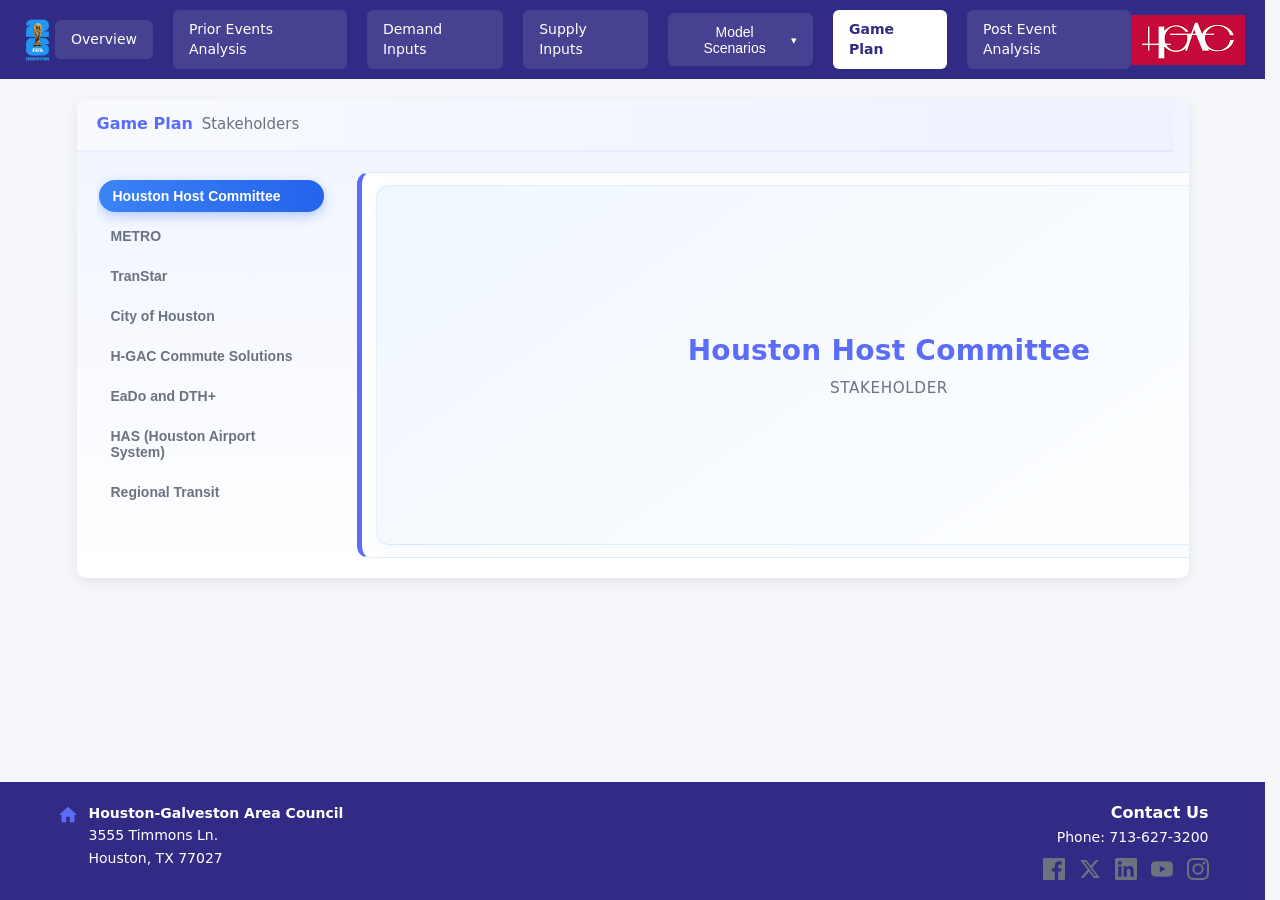
<file: game-plan.html>
<!DOCTYPE html>
<html lang="en" xmlns:mso="urn:schemas-microsoft-com:office:office" xmlns:msdt="uuid:C2F41010-65B3-11d1-A29F-00AA00C14882">
<head>
  <meta charset="UTF-8" />
  <meta name="viewport" content="width=device-width, initial-scale=1.0" />
  <title>H-GAC - Game Plan</title>
  <link rel="stylesheet" href="css/styles.css">
  <style>
    /* Model Scenarios mega-menu (cascading) */
    .pm-container {
      position: relative;
      display: inline-block;
    }

    .tabs .tab .pm-container {
      position: relative;
    }

    .pm-trigger {
      padding: 0;
      border: none;
      background: transparent;
      cursor: pointer;
      display: inline-flex;
      align-items: center;
      gap: 6px;
      font-size: inherit;
      font-weight: inherit;
      color: inherit;
      text-decoration: none;
      transition: opacity 0.15s;
    }

    .pm-trigger:hover,
    .pm-trigger[aria-expanded="true"] {
      opacity: 0.8;
    }

    .tabs .tab .pm-trigger {
      color: inherit;
    }

    .pm-trigger-icon {
      font-size: 11px;
    }

    .pm-menu {
      position: absolute;
      top: 100%;
      left: 0;
      z-index: 1000;
      background: #ffffff;
      border-radius: 10px;
      box-shadow: 0 10px 30px rgba(0,0,0,0.16);
      padding: 8px 0;
      display: none;
      min-width: 240px;
      transition: min-width 0.2s ease;
    }

    .pm-menu.open {
      display: block;
    }

    .pm-columns {
      position: relative;
      display: block;
      height: 320px;
      padding: 4px 0;
    }

    .pm-column {
      position: absolute;
      top: 0;
      bottom: 0;
      width: 240px;
      overflow-y: auto;
      padding: 4px 0;
      box-sizing: border-box;
    }

    .pm-column-main { left: 0; border-right: 1px solid #f0f0f0; }
    .pm-column-sub {
      left: 240px;
      border-right: 1px solid #f0f0f0;
      display: none;
    }
    .pm-column-subsub {
      left: 480px;
      display: none;
    }
    .pm-column-sub.visible { display: block; }
    .pm-column-subsub.visible { display: block; }

    .pm-column-title {
      padding: 6px 16px;
      font-size: 11px;
      text-transform: uppercase;
      letter-spacing: 0.06em;
      color: #999;
    }

    .pm-item {
      padding: 8px 18px;
      font-size: 13px;
      color: #333;
      cursor: pointer;
      display: flex;
      align-items: center;
      justify-content: space-between;
      white-space: nowrap;
      transition: background-color 0.12s, color 0.12s;
    }

    .pm-item:hover,
    .pm-item.pm-hover {
      background: #f3f7ef;
    }

    .pm-item.pm-selected-leaf {
      background: #2d5016;
      color: #fff;
    }

    .pm-item-label {
      flex: 1;
    }

    .pm-item-chevron {
      font-size: 10px;
      color: #999;
      margin-left: 8px;
    }

    .pm-item.has-children .pm-item-chevron {
      display: inline-block;
    }

    .pm-item:not(.has-children) .pm-item-chevron {
      display: none;
    }

    .pm-item:focus-visible {
      outline: 2px solid var(--accent, #4A90E2);
      outline-offset: -2px;
    }

    @media (max-width: 900px) {
      .pm-menu {
        min-width: 100%;
        right: auto;
      }
    }

    /* Game Plan placeholder panel — centered entity name */
    .gp-entity-placeholder {
      display: flex;
      align-items: center;
      justify-content: center;
      text-align: center;
      min-height: 360px;
      padding: 48px 24px;
      border-radius: 14px;
      background: linear-gradient(145deg, #f0f7ff, #ffffff);
      border: 1px solid rgba(59, 130, 246, 0.12);
      box-shadow: 0 4px 16px rgba(59, 130, 246, 0.06);
    }

    .gp-entity-placeholder .gp-entity-name {
      font-size: 1.75rem;
      font-weight: 700;
      color: var(--accent, #2563eb);
      letter-spacing: 0.01em;
    }

    .gp-entity-placeholder .gp-entity-sub {
      display: block;
      margin-top: 8px;
      font-size: 0.95rem;
      font-weight: 500;
      color: var(--muted, #64748b);
      letter-spacing: 0.04em;
      text-transform: uppercase;
    }
  </style>
</head>
<body>
  <header>
    <img src="assets/wc_logo 2.png" alt="FIFA Logo" class="logo" />
    <div class="tabs">
      <div class="tab"><a href="index.html" style="color: inherit; text-decoration: none;">Overview</a></div>
      <div class="tab"><a href="big-data-analysis.html" style="color: inherit; text-decoration: none;">Prior Events Analysis</a></div>
      <div class="tab"><a href="demand-scenario.html" style="color: inherit; text-decoration: none;">Demand Inputs</a></div>
      <div class="tab"><a href="tmp-scenario.html" style="color: inherit; text-decoration: none;">Supply Inputs</a></div>
      <div class="tab">
        <div class="pm-container">
          <button id="pmTrigger" class="pm-trigger" type="button" aria-haspopup="true" aria-expanded="false">
            <span>Model Scenarios</span>
            <span class="pm-trigger-icon">▾</span>
          </button>
          <div id="pmMenu" class="pm-menu" role="menu" aria-label="Model Scenarios menu">
            <div class="pm-columns">
              <div class="pm-column pm-column-main">
                <div class="pm-column-title"></div>
                <div id="pmMainList"></div>
              </div>
              <div class="pm-column pm-column-sub">
                <div class="pm-column-title"></div>
                <div id="pmSubList"></div>
              </div>
              <div class="pm-column pm-column-subsub">
                <div class="pm-column-title">Detail</div>
                <div id="pmSubSubList"></div>
              </div>
            </div>
          </div>
        </div>
      </div>
      <div class="tab active"><a href="game-plan.html" style="color: inherit; text-decoration: none;">Game Plan</a></div>
      <div class="tab"><a href="post-event-analysis.html" style="color: inherit; text-decoration: none;">Post Event Analysis</a></div>
    </div>
    <img src="assets/image 2023.png" alt="HGAC Logo" class="logo" />
  </header>

  <main>
    <div id="gamePlanContent" class="map-card pm-tdm-card">
      <div class="map-toolbar">
        <div class="pm-breadcrumb">
          <strong>Game Plan</strong>
          <span style="margin-left:4px; color:var(--muted); font-weight:500;">Stakeholders</span>
        </div>
      </div>

      <div style="padding:20px; display:flex; flex-direction:column; gap:24px;">
        <div class="pm-tdm-layout">
          <nav class="pm-tdm-tabs">
            <button type="button" class="pm-tdm-tab pm-tdm-tab-active" data-tdm-tab-button="houston-host">Houston Host Committee</button>
            <button type="button" class="pm-tdm-tab" data-tdm-tab-button="metro">METRO</button>
            <button type="button" class="pm-tdm-tab" data-tdm-tab-button="transtar">TranStar</button>
            <button type="button" class="pm-tdm-tab" data-tdm-tab-button="city-houston">City of Houston</button>
            <button type="button" class="pm-tdm-tab" data-tdm-tab-button="hgac-commute">H-GAC Commute Solutions</button>
            <button type="button" class="pm-tdm-tab" data-tdm-tab-button="eado-dth">EaDo and DTH+</button>
            <button type="button" class="pm-tdm-tab" data-tdm-tab-button="has">HAS (Houston Airport System)</button>
            <button type="button" class="pm-tdm-tab" data-tdm-tab-button="regional-transit">Regional Transit</button>
          </nav>
          <div class="pm-tdm-panels">
            <div class="pm-tdm-panel pm-tdm-panel-active" data-tdm-tab="houston-host">
              <section>
                <div class="gp-entity-placeholder">
                  <div>
                    <div class="gp-entity-name">Houston Host Committee</div>
                    <span class="gp-entity-sub">Stakeholder</span>
                  </div>
                </div>
              </section>
            </div>

            <div class="pm-tdm-panel" data-tdm-tab="metro">
              <section>
                <div class="gp-entity-placeholder">
                  <div>
                    <div class="gp-entity-name">METRO</div>
                    <span class="gp-entity-sub">Stakeholder</span>
                  </div>
                </div>
              </section>
            </div>

            <div class="pm-tdm-panel" data-tdm-tab="transtar">
              <section>
                <div class="gp-entity-placeholder">
                  <div>
                    <div class="gp-entity-name">TranStar</div>
                    <span class="gp-entity-sub">Stakeholder</span>
                  </div>
                </div>
              </section>
            </div>

            <div class="pm-tdm-panel" data-tdm-tab="city-houston">
              <section>
                <div class="gp-entity-placeholder">
                  <div>
                    <div class="gp-entity-name">City of Houston</div>
                    <span class="gp-entity-sub">Stakeholder</span>
                  </div>
                </div>
              </section>
            </div>

            <div class="pm-tdm-panel" data-tdm-tab="hgac-commute">
              <section>
                <div class="gp-entity-placeholder">
                  <div>
                    <div class="gp-entity-name">H-GAC Commute Solutions</div>
                    <span class="gp-entity-sub">Stakeholder</span>
                  </div>
                </div>
              </section>
            </div>

            <div class="pm-tdm-panel" data-tdm-tab="eado-dth">
              <section>
                <div class="gp-entity-placeholder">
                  <div>
                    <div class="gp-entity-name">EaDo and DTH+</div>
                    <span class="gp-entity-sub">Stakeholder</span>
                  </div>
                </div>
              </section>
            </div>

            <div class="pm-tdm-panel" data-tdm-tab="has">
              <section>
                <div class="gp-entity-placeholder">
                  <div>
                    <div class="gp-entity-name">HAS (Houston Airport System)</div>
                    <span class="gp-entity-sub">Stakeholder</span>
                  </div>
                </div>
              </section>
            </div>

            <div class="pm-tdm-panel" data-tdm-tab="regional-transit">
              <section>
                <div class="gp-entity-placeholder">
                  <div>
                    <div class="gp-entity-name">Regional Transit</div>
                    <span class="gp-entity-sub">Stakeholder</span>
                  </div>
                </div>
              </section>
            </div>
          </div>
        </div>
      </div>
    </div>
  </main>

  <footer>
    <div class="footer-inner">
      <div class="footer-org">
        <svg class="footer-home-icon" viewBox="0 0 24 24" width="22" height="22" fill="currentColor"><path d="M10 20v-6h4v6h5v-8h3L12 3 2 12h3v8z"/></svg>
        <div>
          <strong>Houston-Galveston Area Council</strong><br>
          3555 Timmons Ln.<br>
          Houston, TX 77027
        </div>
      </div>
      <div class="footer-contact">
        <h4>Contact Us</h4>
        <p>Phone: 713-627-3200</p>
        <div class="footer-social">
          <a href="https://www.facebook.com/HouGalvAreaCog" target="_blank" aria-label="Facebook"><svg viewBox="0 0 24 24" width="22" height="22" fill="currentColor"><path d="M22.675 0H1.325C.593 0 0 .593 0 1.325v21.351C0 23.407.593 24 1.325 24H12.82v-9.294H9.692v-3.622h3.128V8.413c0-3.1 1.893-4.788 4.659-4.788 1.325 0 2.463.099 2.795.143v3.24l-1.918.001c-1.504 0-1.795.715-1.795 1.763v2.313h3.587l-.467 3.622h-3.12V24h6.116c.73 0 1.323-.593 1.323-1.325V1.325C24 .593 23.407 0 22.675 0z"/></svg></a>
          <a href="https://x.com/HouGalvAreaCog" target="_blank" aria-label="X"><svg viewBox="0 0 24 24" width="22" height="22" fill="currentColor"><path d="M18.244 2.25h3.308l-7.227 8.26 8.502 11.24H16.17l-5.214-6.817L4.99 21.75H1.68l7.73-8.835L1.254 2.25H8.08l4.713 6.231zm-1.161 17.52h1.833L7.084 4.126H5.117z"/></svg></a>
          <a href="https://www.linkedin.com/company/houston-galveston-area-council" target="_blank" aria-label="LinkedIn"><svg viewBox="0 0 24 24" width="22" height="22" fill="currentColor"><path d="M20.447 20.452h-3.554v-5.569c0-1.328-.027-3.037-1.852-3.037-1.853 0-2.136 1.445-2.136 2.939v5.667H9.351V9h3.414v1.561h.046c.477-.9 1.637-1.85 3.37-1.85 3.601 0 4.267 2.37 4.267 5.455v6.286zM5.337 7.433a2.062 2.062 0 01-2.063-2.065 2.064 2.064 0 112.063 2.065zm1.782 13.019H3.555V9h3.564v11.452zM22.225 0H1.771C.792 0 0 .774 0 1.729v20.542C0 23.227.792 24 1.771 24h20.451C23.2 24 24 23.227 24 22.271V1.729C24 .774 23.2 0 22.222 0h.003z"/></svg></a>
          <a href="https://www.youtube.com/HouGalvAreaCog" target="_blank" aria-label="YouTube"><svg viewBox="0 0 24 24" width="22" height="22" fill="currentColor"><path d="M23.498 6.186a3.016 3.016 0 0 0-2.122-2.136C19.505 3.5 12 3.5 12 3.5s-7.505 0-9.377.55a3.016 3.016 0 0 0-2.122 2.136C0 8.1 0 12 0 12s0 3.9.501 5.814a3.016 3.016 0 0 0 2.122 2.136c1.872.55 9.377.55 9.377.55s7.505 0 9.377-.55a3.016 3.016 0 0 0 2.122-2.136C24 15.9 24 12 24 12s0-3.9-.502-5.814zM9.545 15.568V8.432L15.818 12l-6.273 3.568z"/></svg></a>
          <a href="https://www.instagram.com/hougalvareacog/" target="_blank" aria-label="Instagram"><svg viewBox="0 0 24 24" width="22" height="22" fill="currentColor"><path d="M12 2.163c3.204 0 3.584.012 4.85.07 3.252.148 4.771 1.691 4.919 4.919.058 1.265.069 1.645.069 4.849 0 3.205-.012 3.584-.069 4.849-.149 3.225-1.664 4.771-4.919 4.919-1.266.058-1.644.07-4.85.07-3.204 0-3.584-.012-4.849-.07-3.26-.149-4.771-1.699-4.919-4.92-.058-1.265-.07-1.644-.07-4.849 0-3.204.013-3.583.07-4.849.149-3.227 1.664-4.771 4.919-4.919 1.266-.057 1.645-.069 4.849-.069zM12 0C8.741 0 8.333.014 7.053.072 2.695.272.273 2.69.073 7.052.014 8.333 0 8.741 0 12c0 3.259.014 3.668.072 4.948.2 4.358 2.618 6.78 6.98 6.98C8.333 23.986 8.741 24 12 24c3.259 0 3.668-.014 4.948-.072 4.354-.2 6.782-2.618 6.979-6.98.059-1.28.073-1.689.073-4.948 0-3.259-.014-3.667-.072-4.947-.196-4.354-2.617-6.78-6.979-6.98C15.668.014 15.259 0 12 0zm0 5.838a6.162 6.162 0 100 12.324 6.162 6.162 0 000-12.324zM12 16a4 4 0 110-8 4 4 0 010 8zm6.406-11.845a1.44 1.44 0 100 2.881 1.44 1.44 0 000-2.881z"/></svg></a>
        </div>
      </div>
    </div>
  </footer>

  <script src="js/performance-measures-menu.js"></script>
  <script>
    // Game Plan: left-side tab navigation (mirrors the TDM Scenario tabs).
    (function initGamePlanTabs() {
      const container = document.getElementById('gamePlanContent');
      if (!container) return;
      const tabs = container.querySelectorAll('.pm-tdm-tab');
      const panels = container.querySelectorAll('.pm-tdm-panel');
      if (!tabs.length || !panels.length) return;

      function activateTab(key) {
        tabs.forEach(tab => {
          const isActive = tab.getAttribute('data-tdm-tab-button') === key;
          tab.classList.toggle('pm-tdm-tab-active', isActive);
        });
        panels.forEach(panel => {
          const isActive = panel.getAttribute('data-tdm-tab') === key;
          panel.classList.toggle('pm-tdm-panel-active', isActive);
        });
      }

      tabs.forEach(tab => {
        tab.addEventListener('click', () => {
          const key = tab.getAttribute('data-tdm-tab-button');
          if (!key) return;
          activateTab(key);
        });
      });
    })();
  </script>
</body>
</html>
</file>
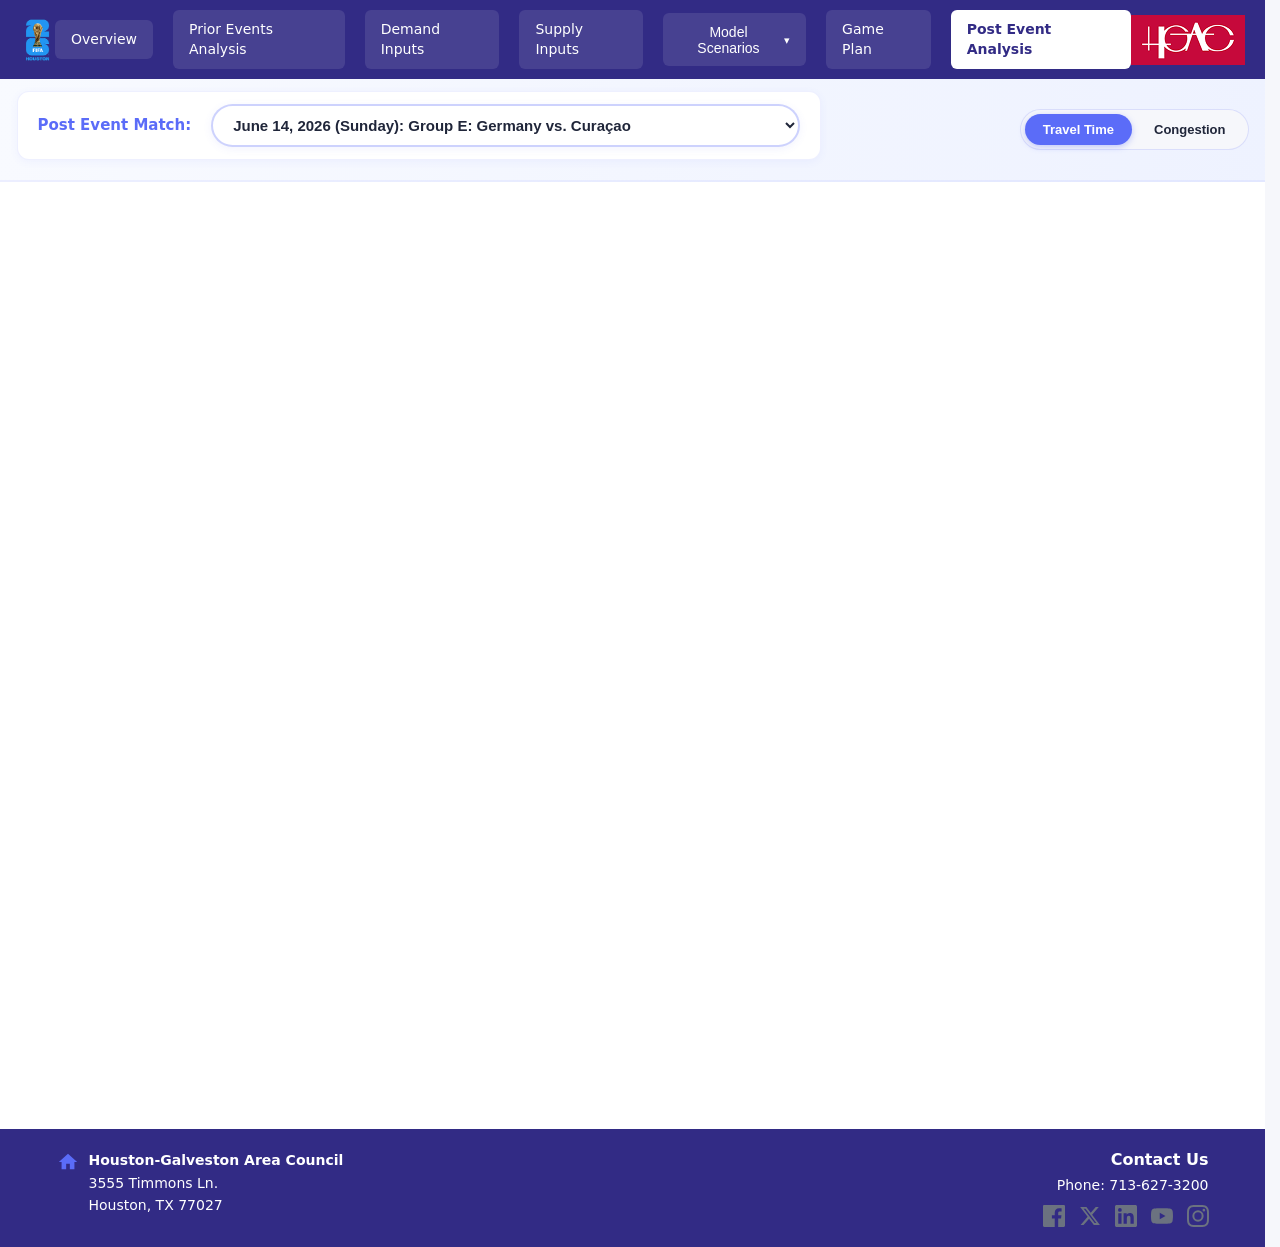
<file: post-event-analysis.html>
<!DOCTYPE html>
<html lang="en" xmlns:mso="urn:schemas-microsoft-com:office:office" xmlns:msdt="uuid:C2F41010-65B3-11d1-A29F-00AA00C14882">
<head>
  <meta charset="UTF-8" />
  <meta name="viewport" content="width=device-width, initial-scale=1.0" />
  <title>H-GAC - Post Event Analysis (Mock)</title>
  <link rel="stylesheet" href="css/styles.css">
  <script src="js/d3.v7.min.js"></script>
  <style>
    /* Model Scenarios mega-menu (cascading) */
    .pm-container {
      position: relative;
      display: inline-block;
    }

    .tabs .tab .pm-container {
      position: relative;
    }

    .pm-trigger {
      padding: 0;
      border: none;
      background: transparent;
      cursor: pointer;
      display: inline-flex;
      align-items: center;
      gap: 6px;
      font-size: inherit;
      font-weight: inherit;
      color: inherit;
      text-decoration: none;
      transition: opacity 0.15s;
    }

    .pm-trigger:hover,
    .pm-trigger[aria-expanded="true"] {
      opacity: 0.8;
    }

    .tabs .tab .pm-trigger {
      color: inherit;
    }

    .pm-trigger-icon {
      font-size: 11px;
    }

    .pm-menu {
      position: absolute;
      top: 100%;
      left: 0;
      z-index: 1000;
      background: #ffffff;
      border-radius: 10px;
      box-shadow: 0 10px 30px rgba(0,0,0,0.16);
      padding: 8px 0;
      display: none;
      min-width: 240px;
      transition: min-width 0.2s ease;
    }

    .pm-menu.open {
      display: block;
    }

    .pm-columns {
      position: relative;
      display: block;
      height: 320px;
      padding: 4px 0;
    }

    .pm-column {
      position: absolute;
      top: 0;
      bottom: 0;
      width: 240px;
      overflow-y: auto;
      padding: 4px 0;
      box-sizing: border-box;
    }

    .pm-column-main { left: 0; border-right: 1px solid #f0f0f0; }
    .pm-column-sub { 
      left: 240px; 
      border-right: 1px solid #f0f0f0; 
      display: none;
    }
    .pm-column-subsub { 
      left: 480px; 
      display: none;
    }
    .pm-column-sub.visible { display: block; }
    .pm-column-subsub.visible { display: block; }

    .pm-column-title {
      padding: 6px 16px;
      font-size: 11px;
      text-transform: uppercase;
      letter-spacing: 0.06em;
      color: #999;
    }

    .pm-item {
      padding: 8px 18px;
      font-size: 13px;
      color: #333;
      cursor: pointer;
      display: flex;
      align-items: center;
      justify-content: space-between;
      white-space: nowrap;
      transition: background-color 0.12s, color 0.12s;
    }

    .pm-item:hover,
    .pm-item.pm-hover {
      background: #f3f7ef;
    }

    .pm-item.pm-selected-leaf {
      background: #2d5016;
      color: #fff;
    }

    .pm-item-label {
      flex: 1;
    }

    .pm-item-chevron {
      font-size: 10px;
      color: #999;
      margin-left: 8px;
    }

    .pm-item.has-children .pm-item-chevron {
      display: inline-block;
    }

    .pm-item:not(.has-children) .pm-item-chevron {
      display: none;
    }

    .pm-item:focus-visible {
      outline: 2px solid var(--accent, #4A90E2);
      outline-offset: -2px;
    }

    @media (max-width: 900px) {
      .pm-menu {
        min-width: 100%;
        right: auto;
      }
    }

    html, body {
      margin: 0;
      padding: 0;
      overflow-x: hidden;
    }

    .post-event-full-width {
      width: 100vw;
      max-width: 100vw;
      margin-left: calc(50% - 50vw);
      margin-right: calc(50% - 50vw);
      padding: 0;
    }

    .post-event-full-width .grid {
      display: block;
      width: 100vw;
      max-width: 100vw;
      margin: 0;
      padding: 0;
    }

    .post-event-full-width .map-card {
      width: 100vw;
      max-width: 100vw;
      margin: 0;
      padding: 0;
      border-radius: 0;
      box-shadow: none;
      height: calc(100vh - 80px) !important;
      min-height: 1050px !important;
    }

    .post-event-full-width .map-toolbar {
      padding: 12px 24px;
      display: flex;
      align-items: center;
      gap: 24px;
      flex-wrap: wrap;
    }

    .post-event-full-width .map {
      width: 100%;
      height: 100%;
      border: 0;
      display: block;
    }

    /* View toggle (Travel Time / Congestion) */
    .pe-view-toggle {
      display: inline-flex;
      align-items: center;
      background: var(--panel, #f3f4f8);
      border: 1px solid rgba(91,108,248,0.18);
      border-radius: 999px;
      padding: 4px;
      gap: 4px;
    }

    .pe-view-toggle .pe-toggle-btn {
      appearance: none;
      border: none;
      background: transparent;
      color: var(--ink, #1f2937);
      font-size: 13px;
      font-weight: 600;
      padding: 8px 18px;
      border-radius: 999px;
      cursor: pointer;
      transition: background 0.15s ease, color 0.15s ease, box-shadow 0.15s ease;
    }

    .pe-view-toggle .pe-toggle-btn:hover {
      background: rgba(91,108,248,0.08);
    }

    .pe-view-toggle .pe-toggle-btn.active {
      background: var(--accent, #5b6cf8);
      color: #fff;
      box-shadow: 0 2px 6px rgba(91,108,248,0.35);
    }

    .pe-view-toggle .pe-toggle-btn:focus-visible {
      outline: 2px solid var(--accent, #5b6cf8);
      outline-offset: 2px;
    }
  </style>

<!--[if gte mso 9]><xml>
<mso:CustomDocumentProperties>
<mso:_dlc_DocId msdt:dt="string">NMHUSEVQPPWE-1272307384-1500</mso:_dlc_DocId>
<mso:_dlc_DocIdItemGuid msdt:dt="string">e69b75c1-4145-4117-b011-b99130937822</mso:_dlc_DocIdItemGuid>
<mso:_dlc_DocIdUrl msdt:dt="string">https://arcadiso365.sharepoint.com/teams/ch-103076646/_layouts/15/DocIdRedir.aspx?ID=NMHUSEVQPPWE-1272307384-1500, NMHUSEVQPPWE-1272307384-1500</mso:_dlc_DocIdUrl>
</mso:CustomDocumentProperties>
</xml><![endif]-->
</head>
<body>
  <header>
    <img src="assets/wc_logo 2.png" alt="FIFA Logo" class="logo" />
    <div class="tabs">
      <div class="tab"><a href="index.html" style="color: inherit; text-decoration: none;">Overview</a></div>
      <div class="tab"><a href="big-data-analysis.html" style="color: inherit; text-decoration: none;">Prior Events Analysis</a></div>
      
      <div class="tab"><a href="demand-scenario.html" style="color: inherit; text-decoration: none;">Demand Inputs</a></div>
      <div class="tab"><a href="tmp-scenario.html" style="color: inherit; text-decoration: none;">Supply Inputs</a></div>
      <div class="tab">
        <div class="pm-container">
          <button id="pmTrigger" class="pm-trigger" type="button" aria-haspopup="true" aria-expanded="false">
            <span>Model Scenarios</span>
            <span class="pm-trigger-icon">▾</span>
          </button>
          <div id="pmMenu" class="pm-menu" role="menu" aria-label="Model Scenarios menu">
            <div class="pm-columns">
              <div class="pm-column pm-column-main">
                <div class="pm-column-title"></div>
                <div id="pmMainList"></div>
              </div>
              <div class="pm-column pm-column-sub">
                <div class="pm-column-title"></div>
                <div id="pmSubList"></div>
              </div>
              <div class="pm-column pm-column-subsub">
                <div class="pm-column-title">Detail</div>
                <div id="pmSubSubList"></div>
              </div>
            </div>
          </div>
        </div>
      </div>
      <div class="tab"><a href="game-plan.html" style="color: inherit; text-decoration: none;">Game Plan</a></div>
      <div class="tab active"><a href="post-event-analysis.html" style="color: inherit; text-decoration: none;">Post Event Analysis</a></div>
    </div>
    <img src="assets/image 2023.png" alt="HGAC Logo" class="logo" />
  </header>

  <main class="post-event-full-width">
    <div class="grid">
      <div class="map-card" style="height: calc(100vh - 210px); min-height: 720px;">
        <div class="map-toolbar">
          <div class="pm-wc-single-controls">
            <label for="eventSel">Post Event Match:</label>
            <select id="eventSel">
              <option value="june14_2026_germany_curacao">June 14, 2026 (Sunday): Group E: Germany vs. Curaçao</option>
              <option value="june17_2026_portugal_playoff1">June 17, 2026 (Wednesday): Group K: Portugal vs. Playoff Winner 1</option>
              <option value="june20_2026_netherlands_playoffb">June 20, 2026 (Saturday): Group F: Netherlands vs. UEFA Playoff Winner B</option>
              <option value="june23_2026_portugal_uzbekistan">June 23, 2026 (Tuesday): Group K: Portugal vs. Uzbekistan</option>
              <option value="june26_2026_capeverde_saudiarabia">June 26, 2026 (Friday): Group H: Cape Verde vs. Saudi Arabia</option>
              <option value="june29_2026_groupc_groupf">June 29, 2026 (Monday): Group C Winner vs. Group F Runner-up</option>
              <option value="july4_2026_winner73_winner74">July 4, 2026 (Saturday): Winner of Match 73 vs. Winner of Match 74</option>
            </select>
          </div>

          <div id="peViewToggle" class="pe-view-toggle" role="tablist" aria-label="Post Event view">
            <button type="button" class="pe-toggle-btn active" data-pe-view="travelTime" role="tab" aria-selected="true">Travel Time</button>
            <button type="button" class="pe-toggle-btn" data-pe-view="congestion" role="tab" aria-selected="false">Congestion</button>
          </div>
        </div>
        <iframe id="mapFrame" class="map" title="Post Event map dashboard"
          src="https://arcadis.maps.arcgis.com/apps/dashboards/478fb1c41ed9405d9a4521e988d85082"></iframe>
      </div>
    </div>
  </main>


  <footer>
    <div class="footer-inner">
      <div class="footer-org">
        <svg class="footer-home-icon" viewBox="0 0 24 24" width="22" height="22" fill="currentColor"><path d="M10 20v-6h4v6h5v-8h3L12 3 2 12h3v8z"/></svg>
        <div>
          <strong>Houston-Galveston Area Council</strong><br>
          3555 Timmons Ln.<br>
          Houston, TX 77027
        </div>
      </div>
      <div class="footer-contact">
        <h4>Contact Us</h4>
        <p>Phone: 713-627-3200</p>
        <div class="footer-social">
          <a href="https://www.facebook.com/HouGalvAreaCog" target="_blank" aria-label="Facebook"><svg viewBox="0 0 24 24" width="22" height="22" fill="currentColor"><path d="M22.675 0H1.325C.593 0 0 .593 0 1.325v21.351C0 23.407.593 24 1.325 24H12.82v-9.294H9.692v-3.622h3.128V8.413c0-3.1 1.893-4.788 4.659-4.788 1.325 0 2.463.099 2.795.143v3.24l-1.918.001c-1.504 0-1.795.715-1.795 1.763v2.313h3.587l-.467 3.622h-3.12V24h6.116c.73 0 1.323-.593 1.323-1.325V1.325C24 .593 23.407 0 22.675 0z"/></svg></a>
          <a href="https://x.com/HouGalvAreaCog" target="_blank" aria-label="X"><svg viewBox="0 0 24 24" width="22" height="22" fill="currentColor"><path d="M18.244 2.25h3.308l-7.227 8.26 8.502 11.24H16.17l-5.214-6.817L4.99 21.75H1.68l7.73-8.835L1.254 2.25H8.08l4.713 6.231zm-1.161 17.52h1.833L7.084 4.126H5.117z"/></svg></a>
          <a href="https://www.linkedin.com/company/houston-galveston-area-council" target="_blank" aria-label="LinkedIn"><svg viewBox="0 0 24 24" width="22" height="22" fill="currentColor"><path d="M20.447 20.452h-3.554v-5.569c0-1.328-.027-3.037-1.852-3.037-1.853 0-2.136 1.445-2.136 2.939v5.667H9.351V9h3.414v1.561h.046c.477-.9 1.637-1.85 3.37-1.85 3.601 0 4.267 2.37 4.267 5.455v6.286zM5.337 7.433a2.062 2.062 0 01-2.063-2.065 2.064 2.064 0 112.063 2.065zm1.782 13.019H3.555V9h3.564v11.452zM22.225 0H1.771C.792 0 0 .774 0 1.729v20.542C0 23.227.792 24 1.771 24h20.451C23.2 24 24 23.227 24 22.271V1.729C24 .774 23.2 0 22.222 0h.003z"/></svg></a>
          <a href="https://www.youtube.com/HouGalvAreaCog" target="_blank" aria-label="YouTube"><svg viewBox="0 0 24 24" width="22" height="22" fill="currentColor"><path d="M23.498 6.186a3.016 3.016 0 0 0-2.122-2.136C19.505 3.5 12 3.5 12 3.5s-7.505 0-9.377.55a3.016 3.016 0 0 0-2.122 2.136C0 8.1 0 12 0 12s0 3.9.501 5.814a3.016 3.016 0 0 0 2.122 2.136c1.872.55 9.377.55 9.377.55s7.505 0 9.377-.55a3.016 3.016 0 0 0 2.122-2.136C24 15.9 24 12 24 12s0-3.9-.502-5.814zM9.545 15.568V8.432L15.818 12l-6.273 3.568z"/></svg></a>
          <a href="https://www.instagram.com/hougalvareacog/" target="_blank" aria-label="Instagram"><svg viewBox="0 0 24 24" width="22" height="22" fill="currentColor"><path d="M12 2.163c3.204 0 3.584.012 4.85.07 3.252.148 4.771 1.691 4.919 4.919.058 1.265.069 1.645.069 4.849 0 3.205-.012 3.584-.069 4.849-.149 3.225-1.664 4.771-4.919 4.919-1.266.058-1.644.07-4.85.07-3.204 0-3.584-.012-4.849-.07-3.26-.149-4.771-1.699-4.919-4.92-.058-1.265-.07-1.644-.07-4.849 0-3.204.013-3.583.07-4.849.149-3.227 1.664-4.771 4.919-4.919 1.266-.057 1.645-.069 4.849-.069zM12 0C8.741 0 8.333.014 7.053.072 2.695.272.273 2.69.073 7.052.014 8.333 0 8.741 0 12c0 3.259.014 3.668.072 4.948.2 4.358 2.618 6.78 6.98 6.98C8.333 23.986 8.741 24 12 24c3.259 0 3.668-.014 4.948-.072 4.354-.2 6.782-2.618 6.979-6.98.059-1.28.073-1.689.073-4.948 0-3.259-.014-3.667-.072-4.947-.196-4.354-2.617-6.78-6.979-6.98C15.668.014 15.259 0 12 0zm0 5.838a6.162 6.162 0 100 12.324 6.162 6.162 0 000-12.324zM12 16a4 4 0 110-8 4 4 0 010 8zm6.406-11.845a1.44 1.44 0 100 2.881 1.44 1.44 0 000-2.881z"/></svg></a>
        </div>
      </div>
    </div>
  </footer>

  <script src="js/post-event-analysis.js"></script>
  <script src="js/performance-measures-menu.js"></script>
</body>
</html>
</file>
<file: css/styles.css>
:root{
  --bg:#322b85;
  --accent:#5b6cf8;
  --panel:#f6f7fb;
  --card:#ffffff;
  --ink:#20263a;
  --muted:#6b7280;
  --shadow:0 4px 14px rgba(0,0,0,0.08);
  --radius:10px;
  --good:#6dd47e;
  --med:#7ac7ff;
  --avg:#b19cff;
}

*{box-sizing:border-box}

html{height:100%;scrollbar-gutter:stable}
body{margin:0;font:14px/1.4 Inter,system-ui,sans-serif;background:var(--panel);color:var(--ink);min-height:100vh;display:flex;flex-direction:column;overflow-y:scroll}

header{background:var(--bg);color:#fff;display:flex;align-items:center;justify-content:space-between;padding:10px 20px;position:sticky;top:0;z-index:9999;}
.tabs{display:flex;gap:20px;align-items:center}
.tab{padding:10px 16px;border-radius:6px;background:rgba(255,255,255,0.1)}
.tab.active{background:#fff;color:var(--bg);font-weight:bold}
.logo{height:50px}

main{padding:20px;max-width:90vw;margin:0 auto;flex:1 0 auto}
body[data-page="big-data-analysis"] main, body[data-page="overview"] main {max-width:100%;margin:0}
.grid{display:grid;grid-template-columns:2fr 1fr;gap:16px}
.map-card{background:var(--card);border-radius:var(--radius);box-shadow:var(--shadow);display:flex;flex-direction:column;height:1350px}
.pm-baseline-iframe-card{
  height:auto;
  min-height:calc(100vh - 90px);
  width:100vw;
  max-width:100vw;
  margin-left:calc(50% - 50vw);
  border-radius:0;
}
.pm-baseline-iframe-card .map-toolbar{padding:0 20px}
.pm-baseline-iframe-wrap{
  width:100vw;
  max-width:100vw;
  padding:0;
}
.pm-baseline-iframe{
  display:block;
  width:100vw;
  max-width:100vw;
  height:calc(100vh - 140px);
  min-height:820px;
  border:0;
  border-radius:0;
}
.pm-tdm-card{height:auto;max-height:calc(100vh - 132px);overflow-x:hidden;overflow-y:scroll;scrollbar-gutter:stable;background:linear-gradient(180deg,#f0f4ff 0,#ffffff 100%)}
.pm-tdm-card h3,.pm-tdm-card h4{color:var(--accent)}
.pm-tdm-card section{border-radius:12px;padding:12px 14px;background:#ffffff;box-shadow:0 4px 16px rgba(59,130,246,0.08);border:1px solid rgba(59,130,246,0.15)}
.pm-tdm-card section:first-of-type{border-left:5px solid var(--accent)}
.pm-tdm-card .card{border-radius:12px;box-shadow:0 4px 20px rgba(0,0,0,0.04);overflow:hidden;border:1px solid rgba(59,130,246,0.05)}
.pm-tdm-card .card .hd{background:linear-gradient(90deg,#f3f8ff,#ebf4ff);color:#1e40af;border-bottom:1px solid rgba(59,130,246,0.1);font-weight:700}
.pm-tdm-card .card .bd{background:#ffffff}
.pm-tdm-card table thead{background:linear-gradient(90deg,#e0e7ff,#dbeafe);color:#1e3a8a}
.pm-tdm-card table th,.pm-tdm-card table td{padding:4px 6px;border-bottom:1px solid #f1f5f9;text-align:left;white-space:nowrap;color:#334155}
.pm-tdm-card table caption{color:var(--muted)}
.pm-tdm-card section:nth-of-type(6) .card .bd{background:#ffffff}
.pm-tdm-card section:last-of-type .card .bd{background:linear-gradient(145deg,#f0f7ff,#ffffff)}
.pm-tdm-layout{display:grid;grid-template-columns:240px clamp(1060px,72vw,1530px);gap:20px;align-items:flex-start;width:100%}
.pm-tdm-tabs{display:flex;flex-direction:column;gap:8px;padding:8px 0;position:sticky;top:0;align-self:flex-start;max-height:calc(100vh - 280px);overflow-x:hidden;overflow-y:scroll;scrollbar-gutter:stable;overscroll-behavior:contain}
.pm-tdm-panels{min-width:0;width:100%}
.pm-tdm-tab{border:none;border-radius:999px;padding:8px 14px;text-align:left;font-size:14px;font-weight:600;color:var(--muted);background:transparent;cursor:pointer;transition:background .15s ease,color .15s ease,transform .1s ease}
.pm-tdm-tab:hover{background:#eef2ff;color:#1e40af;transform:translateX(1px)}
.pm-tdm-tab.pm-tdm-tab-active{background:linear-gradient(90deg,#3b82f6,#2563eb);color:#fff;box-shadow:0 4px 12px rgba(37,99,235,0.3);transform:translateX(2px)}
.pm-tdm-panels{display:flex;flex-direction:column;gap:18px;min-height:260px;min-width:0;width:100%;max-width:100%;contain:layout paint}
.pm-tdm-panel{display:none;flex-direction:column;gap:18px}
.pm-tdm-panel.pm-tdm-panel-active{display:flex}
@media (max-width: 900px){
  .pm-tdm-layout{grid-template-columns:minmax(0,1fr);gap:12px}
  .pm-tdm-tabs{flex-direction:row;flex-wrap:wrap}
}
.map-card img{max-width:100%;height:auto;object-fit:contain;display:block}

/* ========== PERFORMANCE MEASURES – SHARED BLUE/PURPLE THEME ========== */

/* All PM flow panels: full-width, gradient background */
.pm-wc-flow-panel{grid-column:1/-1;height:auto;min-height:calc(100vh - 180px);flex:1 1 auto;background:linear-gradient(180deg,#f0f4ff 0%,#ffffff 100%)}
.pm-wc-flow-panel .map-toolbar{flex-shrink:0}

/* Breadcrumb styling – accent colored with subtle underline */
.pm-breadcrumb{font-size:15px;color:var(--ink)}
.pm-breadcrumb strong{color:var(--accent);font-size:16px}
.pm-breadcrumb span{color:var(--muted);font-weight:500;margin-left:4px}

/* Map toolbar – gradient header bar */
.pm-wc-flow-panel .map-toolbar{background:linear-gradient(90deg,#f8faff,#eef2ff);border-bottom:2px solid rgba(91,108,248,0.12);padding:14px 20px}

/* WC Trips Flow: 2×2 grid */
.pm-wc-flow-grid{display:grid;grid-template-columns:repeat(2,1fr);grid-template-rows:repeat(2,1fr);gap:20px;padding:20px;flex:1;min-height:400px}
.pm-wc-flow-cell{min-height:0;background:#ffffff;border-radius:12px;border:1px solid rgba(91,108,248,0.1);overflow:hidden;display:flex;align-items:center;justify-content:center;box-shadow:0 2px 8px rgba(91,108,248,0.06);transition:box-shadow 0.2s ease,border-color 0.2s ease}
.pm-wc-flow-cell:hover{border-color:rgba(91,108,248,0.25);box-shadow:0 4px 16px rgba(91,108,248,0.1)}
.pm-wc-flow-cell img{width:100%;height:100%;object-fit:contain;display:block}

/* WC Trips Flow: single large image with dropdown */
.pm-wc-single{display:flex;flex-direction:column;gap:16px;padding:24px;height:100%}
.pm-wc-single-controls{display:flex;align-items:center;justify-content:center;gap:12px;margin-bottom:8px;padding:12px 20px;background:#ffffff;border-radius:12px;border:1px solid rgba(91,108,248,0.1);box-shadow:0 2px 8px rgba(91,108,248,0.06)}
.pm-wc-single-controls label{font-weight:700;font-size:15px;margin-right:8px;color:var(--accent)}
.pm-wc-single-controls select{min-width:280px;padding:10px 16px;border-radius:999px;border:2px solid rgba(91,108,248,0.3);font-size:15px;font-weight:600;background:#fff;color:var(--ink);box-shadow:0 2px 8px rgba(91,108,248,0.08);transition:border-color 0.2s ease,box-shadow 0.2s ease;cursor:pointer}
.pm-wc-single-controls select:hover,.pm-wc-single-controls select:focus{border-color:var(--accent);box-shadow:0 4px 12px rgba(91,108,248,0.15);outline:none}
.pm-wc-single-image{flex:1;min-height:400px;border-radius:12px;border:1px solid rgba(91,108,248,0.1);background:#ffffff;display:flex;align-items:center;justify-content:center;box-shadow:0 2px 8px rgba(91,108,248,0.06);overflow:hidden}
.pm-wc-single-image img{width:100%;height:100%;object-fit:contain;display:block}

/* Route Travel Time: 2-column layout per route */
.pm-route-travel-grid{display:flex;flex-direction:column;gap:20px;padding:24px 20px}
.pm-route-controls{justify-content:center;margin-top:8px;margin-bottom:8px;padding:12px 20px;background:#ffffff;border-radius:12px;border:1px solid rgba(91,108,248,0.1);box-shadow:0 2px 8px rgba(91,108,248,0.06)}
.pm-route-controls label{font-size:15px;font-weight:700;margin-right:8px;color:var(--accent)}
.pm-route-controls select{min-width:280px;padding:10px 16px;border-radius:999px;border:2px solid rgba(91,108,248,0.3);font-size:15px;font-weight:600;background:#fff;color:var(--ink);box-shadow:0 2px 8px rgba(91,108,248,0.08);transition:border-color 0.2s ease,box-shadow 0.2s ease;cursor:pointer}
.pm-route-controls select:hover,.pm-route-controls select:focus{border-color:var(--accent);box-shadow:0 4px 12px rgba(91,108,248,0.15);outline:none}
.pm-route-row{display:grid;grid-template-columns:3fr 2fr;gap:20px;align-items:stretch}
.pm-route-panel{background:#ffffff;border-radius:12px;border:1px solid rgba(91,108,248,0.1);box-shadow:0 2px 8px rgba(91,108,248,0.06);overflow:hidden;display:flex;align-items:center;justify-content:center;transition:box-shadow 0.2s ease,border-color 0.2s ease}
.pm-route-panel:hover{border-color:rgba(91,108,248,0.25);box-shadow:0 4px 16px rgba(91,108,248,0.1)}
.pm-route-panel img{width:100%;height:100%;object-fit:contain;display:block}
.pm-route-right{display:flex;flex-direction:column;gap:12px}
@media (max-width: 900px){
  .pm-route-row{grid-template-columns:1fr;}
  .pm-route-right{flex-direction:column;}
}

/* Bottlenecks & Key Arterials: key map + route list view */
.pm-bottlenecks-key-view{display:flex;flex:1;gap:28px;padding:24px;min-height:0;flex-wrap:wrap}
.pm-bottlenecks-key-map-wrap{flex:1;min-width:280px;max-width:55%;display:flex;align-items:flex-start;justify-content:center}
.pm-bottlenecks-key-img{max-width:100%;height:auto;border-radius:12px;border:1px solid rgba(91,108,248,0.1);box-shadow:0 4px 16px rgba(91,108,248,0.08)}
.pm-bottlenecks-routes{flex:1;min-width:260px;background:#ffffff;border-radius:12px;padding:20px;border:1px solid rgba(91,108,248,0.08);box-shadow:0 2px 8px rgba(91,108,248,0.04)}
.pm-bottlenecks-routes-title{margin:0 0 14px;font-size:1.15rem;color:var(--accent);font-weight:700}
.pm-bottlenecks-route-list{list-style:none;margin:0;padding:0;display:flex;flex-direction:column;gap:8px}
#pmCorridorRouteList{display:grid;grid-template-columns:1fr 1fr;gap:8px}
.pm-route-btn{display:block;width:100%;text-align:left;padding:12px 16px;border:1px solid rgba(91,108,248,0.12);border-left:4px solid transparent;border-radius:10px;background:#fff;color:var(--ink);font-size:14px;font-weight:500;cursor:pointer;transition:all .2s ease;box-shadow:0 1px 3px rgba(0,0,0,0.02)}
.pm-route-btn:hover{background:linear-gradient(90deg,#f0f4ff,#fff);border-color:rgba(91,108,248,0.2);border-left-color:var(--accent);box-shadow:0 2px 8px rgba(91,108,248,0.1);color:var(--accent);transform:translateX(2px)}
.pm-bottlenecks-detail-view{padding:24px;flex:1;display:flex;flex-direction:column;min-height:0}
.pm-bottlenecks-back-btn{margin-bottom:16px;padding:10px 20px;align-self:flex-start;border:2px solid rgba(91,108,248,0.25);border-radius:999px;background:#fff;color:var(--accent);font-size:14px;font-weight:600;cursor:pointer;transition:all 0.2s ease;box-shadow:0 2px 6px rgba(91,108,248,0.06)}
.pm-bottlenecks-back-btn:hover{background:var(--accent);color:#fff;border-color:var(--accent);box-shadow:0 4px 12px rgba(91,108,248,0.2)}
.pm-bottlenecks-route-header{margin:0 0 16px;font-size:1.5rem;font-weight:700;color:var(--accent);text-align:center}
.pm-bottlenecks-map-wrap{flex:0 0 auto;min-height:640px;max-width:55%;max-height:640px;margin:0 auto 20px;border-radius:12px;border:1px solid rgba(91,108,248,0.1);background:#ffffff;overflow:hidden;display:flex;align-items:center;justify-content:center;box-shadow:0 4px 16px rgba(91,108,248,0.08);cursor:pointer;transition:box-shadow 0.2s ease}
.pm-bottlenecks-map-wrap:hover{box-shadow:0 6px 24px rgba(91,108,248,0.12)}
.pm-bottlenecks-legend-wrap{flex:0 0 auto;max-width:320px;margin:0 auto 20px;padding:12px 16px;background:#fff;border-radius:12px;border:1px solid rgba(91,108,248,0.1);box-shadow:0 2px 8px rgba(91,108,248,0.06)}
.pm-bottlenecks-legend-wrap .pm-bottlenecks-legend-img{display:block;width:100%;height:auto;object-fit:contain}
.pm-bottlenecks-map-wrap img{width:100%;height:100%;object-fit:contain;display:block}
/* Enlarged image modal – smooth open/close */
.pm-image-modal{display:flex !important;opacity:0;visibility:hidden;pointer-events:none;transition:opacity 0.25s ease,visibility 0.25s ease}
.pm-image-modal.show{opacity:1;visibility:visible;pointer-events:auto}
.pm-image-modal .pm-image-modal-content{position:relative;max-width:95vw;max-height:95vh;background:#fff;border-radius:12px;box-shadow:0 8px 32px rgba(91,108,248,0.15);overflow:auto;padding:12px;transform:scale(0.97);opacity:0;transition:transform 0.25s ease,opacity 0.25s ease}
.pm-image-modal.show .pm-image-modal-content{transform:scale(1);opacity:1}
.pm-image-modal .pm-image-modal-content img{display:block;width:100%;height:auto;max-height:calc(95vh - 24px);object-fit:contain}
.pm-image-modal-close{position:absolute;top:8px;right:12px;z-index:1;background:#fff;border:2px solid rgba(91,108,248,0.2);border-radius:50%;width:36px;height:36px;font-size:24px;line-height:1;cursor:pointer;color:var(--accent);display:flex;align-items:center;justify-content:center;box-shadow:0 2px 6px rgba(91,108,248,0.1);transition:all 0.2s ease}
.pm-image-modal-close:hover{color:#fff;background:var(--accent);border-color:var(--accent)}
.pm-bottlenecks-time-row{display:flex;flex-direction:column;gap:12px;flex-shrink:0;padding:0 0 24px;max-width:1200px;width:37.5%;margin:0 auto}
.pm-bottlenecks-slider-track{position:relative;padding-top:8px}
.pm-bottlenecks-slider-track input[type="range"]{width:100%;height:28px;margin:0;appearance:none;-webkit-appearance:none;background:transparent;display:block;cursor:pointer}
.pm-bottlenecks-slider-track input[type="range"]::-webkit-slider-runnable-track{height:8px;background:linear-gradient(to right,#dbeafe,#c7d2fe);border-radius:8px;box-shadow:inset 0 1px 2px rgba(91,108,248,0.1)}
.pm-bottlenecks-slider-track input[type="range"]::-webkit-slider-thumb{appearance:none;-webkit-appearance:none;width:24px;height:24px;background:linear-gradient(135deg,#fff,#f0f4ff);border:2px solid var(--accent);border-radius:50%;margin-top:-8px;cursor:pointer;box-shadow:0 2px 8px rgba(91,108,248,0.2);transition:transform 0.15s ease,box-shadow 0.15s ease}
.pm-bottlenecks-slider-track input[type="range"]::-webkit-slider-thumb:hover{transform:scale(1.15);box-shadow:0 4px 14px rgba(91,108,248,0.3)}
.pm-bottlenecks-slider-track input[type="range"]::-moz-range-track{height:8px;background:linear-gradient(to right,#dbeafe,#c7d2fe);border-radius:8px;box-shadow:inset 0 1px 2px rgba(91,108,248,0.1)}
.pm-bottlenecks-slider-track input[type="range"]::-moz-range-thumb{width:24px;height:24px;background:linear-gradient(135deg,#fff,#f0f4ff);border:2px solid var(--accent);border-radius:50%;cursor:pointer;box-shadow:0 2px 8px rgba(91,108,248,0.2);transition:transform 0.15s ease,box-shadow 0.15s ease}
.pm-bottlenecks-slider-track input[type="range"]::-moz-range-thumb:hover{transform:scale(1.15);box-shadow:0 4px 14px rgba(91,108,248,0.3)}
.pm-bottlenecks-slider-ticks{position:absolute;top:0;left:0;right:0;height:28px;display:flex;justify-content:space-between;pointer-events:none;padding:0 12px;align-items:flex-end}
.pm-bottlenecks-slider-ticks span{width:2px;height:10px;background:rgba(91,108,248,0.3);border-radius:1px}
.pm-bottlenecks-time-labels{display:flex;justify-content:space-between;font-size:13px;color:var(--muted);padding:0 6px;font-weight:500}
.pm-bottlenecks-time-labels .pm-time-label{flex:1;display:flex;flex-direction:column;align-items:center;gap:2px;transition:color 0.15s ease}
.pm-bottlenecks-time-labels .pm-time-main{line-height:1}
.pm-bottlenecks-time-labels .pm-time-ampm{font-size:11px;line-height:1}
.pm-bottlenecks-time-labels .pm-time-label.active{color:var(--accent);font-weight:700}
.pm-bottlenecks-c-wrap{flex:1;min-height:260px;max-width:72%;margin:0 auto;border-radius:12px;border:1px solid rgba(91,108,248,0.1);background:#ffffff;overflow:hidden;display:flex;align-items:center;justify-content:center;box-shadow:0 2px 8px rgba(91,108,248,0.06);transition:box-shadow 0.2s ease}
.pm-bottlenecks-c-wrap:hover{box-shadow:0 4px 16px rgba(91,108,248,0.1)}
.pm-bottlenecks-c-wrap img{width:100%;height:100%;object-fit:contain;display:block}
.pm-bottlenecks-detail-grid{display:grid;grid-template-columns:1fr;grid-auto-rows:1fr;gap:16px;flex:1;min-height:180px;max-width:72%;margin:0 auto}
.pm-bottlenecks-detail-grid .pm-wc-flow-cell{min-height:160px}

/* Incident Scenario: sticky left panel, scrollable images on the right */
.pm-incident-layout{display:flex;flex:1;min-height:0;gap:24px;padding:20px;align-items:stretch}
.pm-incident-panel{flex:0 0 300px;max-width:340px;background:linear-gradient(180deg,#f0f4ff 0%,#ffffff 100%);border-radius:12px;border:1px solid rgba(91,108,248,0.15);border-left:5px solid var(--accent);padding:24px 20px;position:sticky;top:120px;height:calc(100vh - 160px);box-shadow:0 4px 16px rgba(91,108,248,0.08);display:flex;flex-direction:column;gap:4px}
.pm-incident-title{margin:0 0 12px;font-size:1.6rem;font-weight:700;color:var(--accent);letter-spacing:-0.01em}
.pm-incident-text{margin:0 0 16px;font-size:18px;line-height:1.6;color:#334155;background:#ffffff;padding:14px 16px;border-radius:8px;border:1px solid rgba(91,108,248,0.08);box-shadow:0 1px 4px rgba(0,0,0,0.03)}
.pm-incident-list{margin:0 0 16px 0;padding:0;font-size:18px;line-height:1.8;color:#334155;list-style:none}
.pm-incident-list li{padding:8px 12px 8px 16px;border-radius:8px;background:#ffffff;border:1px solid rgba(91,108,248,0.08);margin-bottom:8px;position:relative;padding-left:28px;box-shadow:0 1px 3px rgba(0,0,0,0.02);transition:border-color 0.2s ease,box-shadow 0.2s ease}
.pm-incident-list li:hover{border-color:rgba(91,108,248,0.25);box-shadow:0 2px 8px rgba(91,108,248,0.08)}
.pm-incident-list li::before{content:'';position:absolute;left:10px;top:50%;transform:translateY(-50%);width:8px;height:8px;border-radius:50%;background:linear-gradient(135deg,var(--accent),#9333ea)}
.pm-incident-footnote{margin:0;font-size:16px;color:var(--muted);line-height:1.5;padding-top:8px;border-top:1px solid rgba(91,108,248,0.1)}
.pm-incident-images{flex:1;min-height:0;overflow-y:auto}
.pm-incident-images .pm-bottlenecks-detail-grid{max-width:100%;margin:0}

.map-toolbar{display:flex;justify-content:space-between;align-items:center;padding:14px 20px;border-bottom:2px solid rgba(91,108,248,0.08);background:linear-gradient(90deg,#f8faff,#eef2ff)}
iframe.map{flex:1;border:0}

.stack{display:grid;gap:16px}
.card{background:var(--card);border-radius:12px;box-shadow:0 2px 8px rgba(91,108,248,0.06);border:1px solid rgba(91,108,248,0.06)}
.card .hd{padding:10px 14px;border-bottom:1px solid rgba(91,108,248,0.08);font-weight:700;color:var(--ink);background:linear-gradient(90deg,#fafbff,#f5f7ff)}
.card .bd{padding:12px}

.row3{display:grid;grid-template-columns:repeat(4,1fr);gap:16px;margin-top:16px}
.row3 .card{min-height:200px}

.bars{display:grid;gap:8px}
.bar{display:flex;align-items:center;gap:6px}
.bar label{width:50px;font-size:12px;color:var(--muted)}
.bar-track{flex:1;height:10px;border-radius:8px;background:#eef1f8;position:relative}
.bar-fill{position:absolute;height:100%;border-radius:8px;transition:width .4s ease}

table{width:100%;border-collapse:collapse;font-size:13px}
th,td{padding:6px;border-bottom:1px solid #eee;text-align:left}
.sev{padding:2px 6px;border-radius:6px;font-size:11px;color:#fff}
.high{background:#e74c3c}
.medium{background:#f1c40f;color:#000}
.low{background:#2ecc71}

svg.chart{width:100%;height:160px}
/* Profile Analysis Charts - Increased height */
#arrivalChart.chart, #departureChart.chart{height:275px}
footer{background:var(--bg);color:#fff;padding:20px 20px;margin-top:auto}
.footer-inner{max-width:90vw;margin:0 auto;display:flex;justify-content:space-between;align-items:flex-start;gap:24px}
.footer-org{font-size:14px;line-height:1.6;display:flex;align-items:flex-start;gap:10px}
.footer-org .footer-home-icon{flex-shrink:0;margin-top:2px;color:var(--accent,#5b6cf8)}
.footer-contact{text-align:right}
.footer-contact h4{margin:0 0 4px;font-size:16px}
.footer-contact p{margin:0;font-size:14px}
.footer-social{display:flex;gap:14px;align-items:center;margin-top:10px;justify-content:flex-end}
.footer-social a{color:var(--muted,#6b7280);transition:color 0.2s ease,transform 0.2s ease;display:inline-flex}
.footer-social a:hover{color:var(--accent,#5b6cf8);transform:translateY(-2px)}

/* Demand Scenario Styles */
.control-panel{max-width:1200px;margin:0 auto}
.section{margin-bottom:24px}
.event-selector{display:flex;gap:16px;justify-content:center}
.event-btn{flex:1;max-width:250px;padding:16px 24px;font-size:16px;font-weight:600;border:none;border-radius:var(--radius);cursor:pointer;transition:all 0.3s ease;background:var(--panel);color:var(--ink)}
.event-btn.active{background:linear-gradient(135deg,var(--accent),#9333ea);color:#fff;box-shadow:var(--shadow)}
.event-btn.disabled{opacity:0.4;cursor:not-allowed}

.control-group{margin-bottom:20px}
.control-label{display:block;font-weight:600;margin-bottom:8px}
.control-row{display:grid;grid-template-columns:1fr 1fr;gap:16px}
.section-divider{height:1px;background:#e0e0e0;margin:20px 0}
.select-input{width:100%;padding:10px;border:1px solid #ddd;border-radius:var(--radius);background:var(--card);font-size:14px;cursor:pointer}
.slider{-webkit-appearance:none;width:100%;height:10px;border-radius:8px;background:#e0e0e0;outline:none;margin-bottom:8px}
.slider::-webkit-slider-thumb{-webkit-appearance:none;appearance:none;width:20px;height:20px;border-radius:50%;background:#fff;cursor:pointer;box-shadow:0 2px 4px rgba(0,0,0,0.2)}
.slider::-moz-range-thumb{width:20px;height:20px;border-radius:50%;background:#fff;cursor:pointer;box-shadow:0 2px 4px rgba(0,0,0,0.2);border:none}
.slider::-moz-range-progress{background:linear-gradient(90deg,var(--accent),#9333ea);border-radius:8px;height:10px}
.slider-value{text-align:right;font-weight:600;color:var(--accent);font-size:16px}
.split-value{display:flex;justify-content:space-between;font-weight:600;color:var(--accent);font-size:14px}
.mode-share-grid{display:grid;grid-template-columns:repeat(2,1fr);gap:16px}
.mode-item{display:flex;flex-direction:column;gap:4px}
.mode-label{font-size:13px;font-weight:500;color:var(--ink)}
.auto-value{text-align:right;font-weight:600;color:var(--muted);font-size:20px;margin-top:8px}
.mode-item.readonly{justify-content:center;align-items:center;background:var(--panel);padding:12px;border-radius:var(--radius)}
.day-type-selector{display:flex;align-items:center;gap:16px}
.day-type-left{flex:0 0 auto}
.day-type-or{font-size:14px;font-weight:600;color:var(--muted);flex:0 0 auto}
.day-type-right{flex:1;display:flex;flex-direction:column;gap:8px}
.toggle-group{display:flex;gap:8px}
.toggle-btn{padding:10px 20px;border:2px solid var(--accent);background:var(--card);color:var(--accent);border-radius:var(--radius);cursor:pointer;font-weight:600;transition:all 0.3s ease}
.toggle-btn.active{background:linear-gradient(135deg,var(--accent),#9333ea);color:#fff;border-color:transparent}
.calendar-btn{padding:10px 20px;background:var(--card);border:2px solid var(--accent);color:var(--accent);border-radius:var(--radius);cursor:pointer;font-weight:600;transition:all 0.3s ease;width:100%}
.calendar-btn:hover{background:var(--accent);color:#fff}
.date-display{width:100%;padding:10px;border:1px solid #ddd;border-radius:var(--radius);background:var(--panel);font-size:14px}

.modal{display:none;position:fixed;top:0;left:0;width:100%;height:100%;background:rgba(0,0,0,0.5);z-index:1000;align-items:center;justify-content:center}
.modal.show{display:flex}
.modal-content{background:var(--card);border-radius:var(--radius);width:90%;max-width:500px;box-shadow:var(--shadow)}
.modal-header{display:flex;justify-content:space-between;align-items:center;padding:16px 20px;border-bottom:1px solid #eee}
.modal-header h3{margin:0;font-size:18px}
.modal-close{background:none;border:none;font-size:28px;cursor:pointer;color:var(--muted);line-height:1}
.modal-close:hover{color:var(--ink)}
.modal-body{padding:20px}
.calendar-dates{display:grid;gap:10px}
.fifa-date{padding:14px;background:var(--card);border:2px solid #e0e0e0;border-radius:var(--radius);cursor:pointer;text-align:left;font-weight:500;transition:all 0.3s ease}
.fifa-date:hover{border-color:var(--accent);background:linear-gradient(135deg,var(--accent),#9333ea);color:#fff}

/* Profile Chart Styles */
.profile-note{font-size:13px;color:var(--muted);margin-bottom:12px}
.profile-layout{display:grid;grid-template-columns:1fr 2fr;gap:20px;align-items:start}
.profile-chart-container{background:var(--card);border:1px solid #e0e0e0;border-radius:var(--radius);padding:20px}
.profile-chart{width:100%;height:auto;display:block}
.profile-chart circle{cursor:move;transition:r 0.2s ease}
.profile-chart circle:hover{r:8}
.profile-totals{display:flex;justify-content:space-around;margin-top:20px;gap:20px}
.profile-total{display:flex;align-items:center;gap:8px;padding:12px 20px;background:var(--panel);border-radius:var(--radius)}
.profile-total-label{font-size:13px;font-weight:600;color:var(--ink)}
.profile-total-value{font-size:18px;font-weight:700}
.ingress-total .profile-total-value{color:#5b6cf8}
.egress-total .profile-total-value{color:#f97316}
.profile-status{font-size:16px;font-weight:bold}
.profile-inputs{background:var(--card);border:1px solid #e0e0e0;border-radius:var(--radius);padding:12px;max-height:450px;overflow-y:auto}
.profile-table{width:100%;border-collapse:collapse;font-size:13px}
.profile-table th{background:var(--panel);padding:10px;text-align:left;font-weight:600;border-bottom:2px solid #e0e0e0;position:sticky;top:0}
.profile-table td{padding:8px;border-bottom:1px solid #f0f0f0}
.profile-table input{width:70px;padding:6px 8px;border:1px solid #ddd;border-radius:6px;text-align:center;font-size:13px}
.profile-table input:focus{outline:none;border-color:var(--accent)}

/* Import Button Styles */
.import-section{margin-bottom:16px}
.import-btn{padding:8px 16px;font-size:13px;font-weight:500;border:1px solid #ddd;border-radius:var(--radius);background:var(--card);color:var(--ink);cursor:pointer;transition:all 0.3s ease}
.import-btn:hover{border-color:var(--accent);background:var(--accent);color:#fff}

/* Save Scenario Button */
.save-scenario-btn{width:100%;padding:16px 24px;font-size:16px;font-weight:600;border:none;border-radius:var(--radius);background:linear-gradient(135deg,var(--accent),#9333ea);color:#fff;cursor:pointer;transition:all 0.3s ease;box-shadow:var(--shadow)}
.save-scenario-btn:hover{opacity:0.9;transform:translateY(-2px)}

/* Imported Scenario Name Display (6.1d) */
.imported-scenario-name{margin-top:12px;padding:12px 16px;background:var(--panel);border-left:4px solid var(--accent);border-radius:var(--radius);display:flex;align-items:center;gap:8px}
.scenario-label{font-weight:600;color:var(--muted);font-size:13px}
.scenario-name{font-weight:700;color:var(--accent);font-size:15px}

/* Save Scenario Modal Styles */
.input-label{display:block;font-weight:600;margin-bottom:8px;color:var(--ink)}
.text-input{width:100%;padding:12px;border:1px solid #ddd;border-radius:var(--radius);font-size:14px;margin-bottom:20px}
.text-input:focus{outline:none;border-color:var(--accent)}
.modal-actions{display:flex;gap:16px;justify-content:center;margin-top:20px}
.btn-cancel{padding:10px 20px;border:1px solid #ddd;background:var(--card);color:var(--ink);border-radius:var(--radius);cursor:pointer;font-weight:500;transition:all 0.3s ease}
.btn-cancel:hover{background:var(--panel)}
.btn-save{padding:10px 20px;border:none;background:linear-gradient(135deg,var(--accent),#9333ea);color:#fff;border-radius:var(--radius);cursor:pointer;font-weight:600;transition:all 0.3s ease}
.btn-save:hover{opacity:0.9}

/* Overview Page Styles */
.hero-section{background:linear-gradient(135deg,var(--bg),var(--accent));color:#fff;padding:60px 20px;text-align:center;margin-bottom:40px}
.hero-content{max-width:800px;margin:0 auto}
.hero-title{font-size:36px;font-weight:700;margin-bottom:16px;line-height:1.2}
.hero-subtitle{font-size:48px;font-weight:800;margin-bottom:24px;opacity:0.9;letter-spacing:2px}
.hero-description{font-size:18px;line-height:1.6;opacity:0.9;max-width:600px;margin:0 auto}

.navigation-grid{display:grid;grid-template-columns:repeat(auto-fit,minmax(300px,1fr));gap:24px;margin-bottom:60px}
.nav-card{background:var(--card);border-radius:var(--radius);box-shadow:var(--shadow);padding:32px;cursor:pointer;transition:all 0.3s ease;border:2px solid transparent}
.nav-card:hover{border-color:var(--accent);transform:translateY(-4px);box-shadow:0 8px 25px rgba(0,0,0,0.15)}
.nav-icon{font-size:48px;margin-bottom:16px}
.nav-card h3{font-size:24px;font-weight:700;color:var(--ink);margin-bottom:16px}
.nav-card p{color:var(--muted);line-height:1.6;margin-bottom:20px}
.nav-features{display:flex;gap:8px;flex-wrap:wrap}
.feature-tag{background:var(--panel);color:var(--accent);padding:4px 12px;border-radius:20px;font-size:12px;font-weight:600}

.quick-start-section{margin-bottom:60px}
.quick-start-section h2{font-size:32px;font-weight:700;color:var(--ink);text-align:center;margin-bottom:40px}
.guide-steps{display:grid;grid-template-columns:repeat(auto-fit,minmax(250px,1fr));gap:32px}
.step{display:flex;align-items:flex-start;gap:20px}
.step-number{background:linear-gradient(135deg,var(--accent),#9333ea);color:#fff;width:40px;height:40px;border-radius:50%;display:flex;align-items:center;justify-content:center;font-weight:700;font-size:18px;flex-shrink:0}
.step-content h4{font-size:20px;font-weight:600;color:var(--ink);margin-bottom:8px}
.step-content p{color:var(--muted);line-height:1.6}

.features-section{margin-bottom:60px}
.features-section h2{font-size:32px;font-weight:700;color:var(--ink);text-align:center;margin-bottom:40px}
.features-grid{display:grid;grid-template-columns:repeat(auto-fit,minmax(250px,1fr));gap:32px}
.feature-item{text-align:center;padding:24px}
.feature-icon{font-size:48px;margin-bottom:16px}
.feature-item h4{font-size:20px;font-weight:600;color:var(--ink);margin-bottom:12px}
.feature-item p{color:var(--muted);line-height:1.6}

/* Road Closure Tooltip Styles */
.road-closure-tooltip{white-space:normal !important;width:250px !important;word-wrap:break-word;line-height:1.4}
</file>
